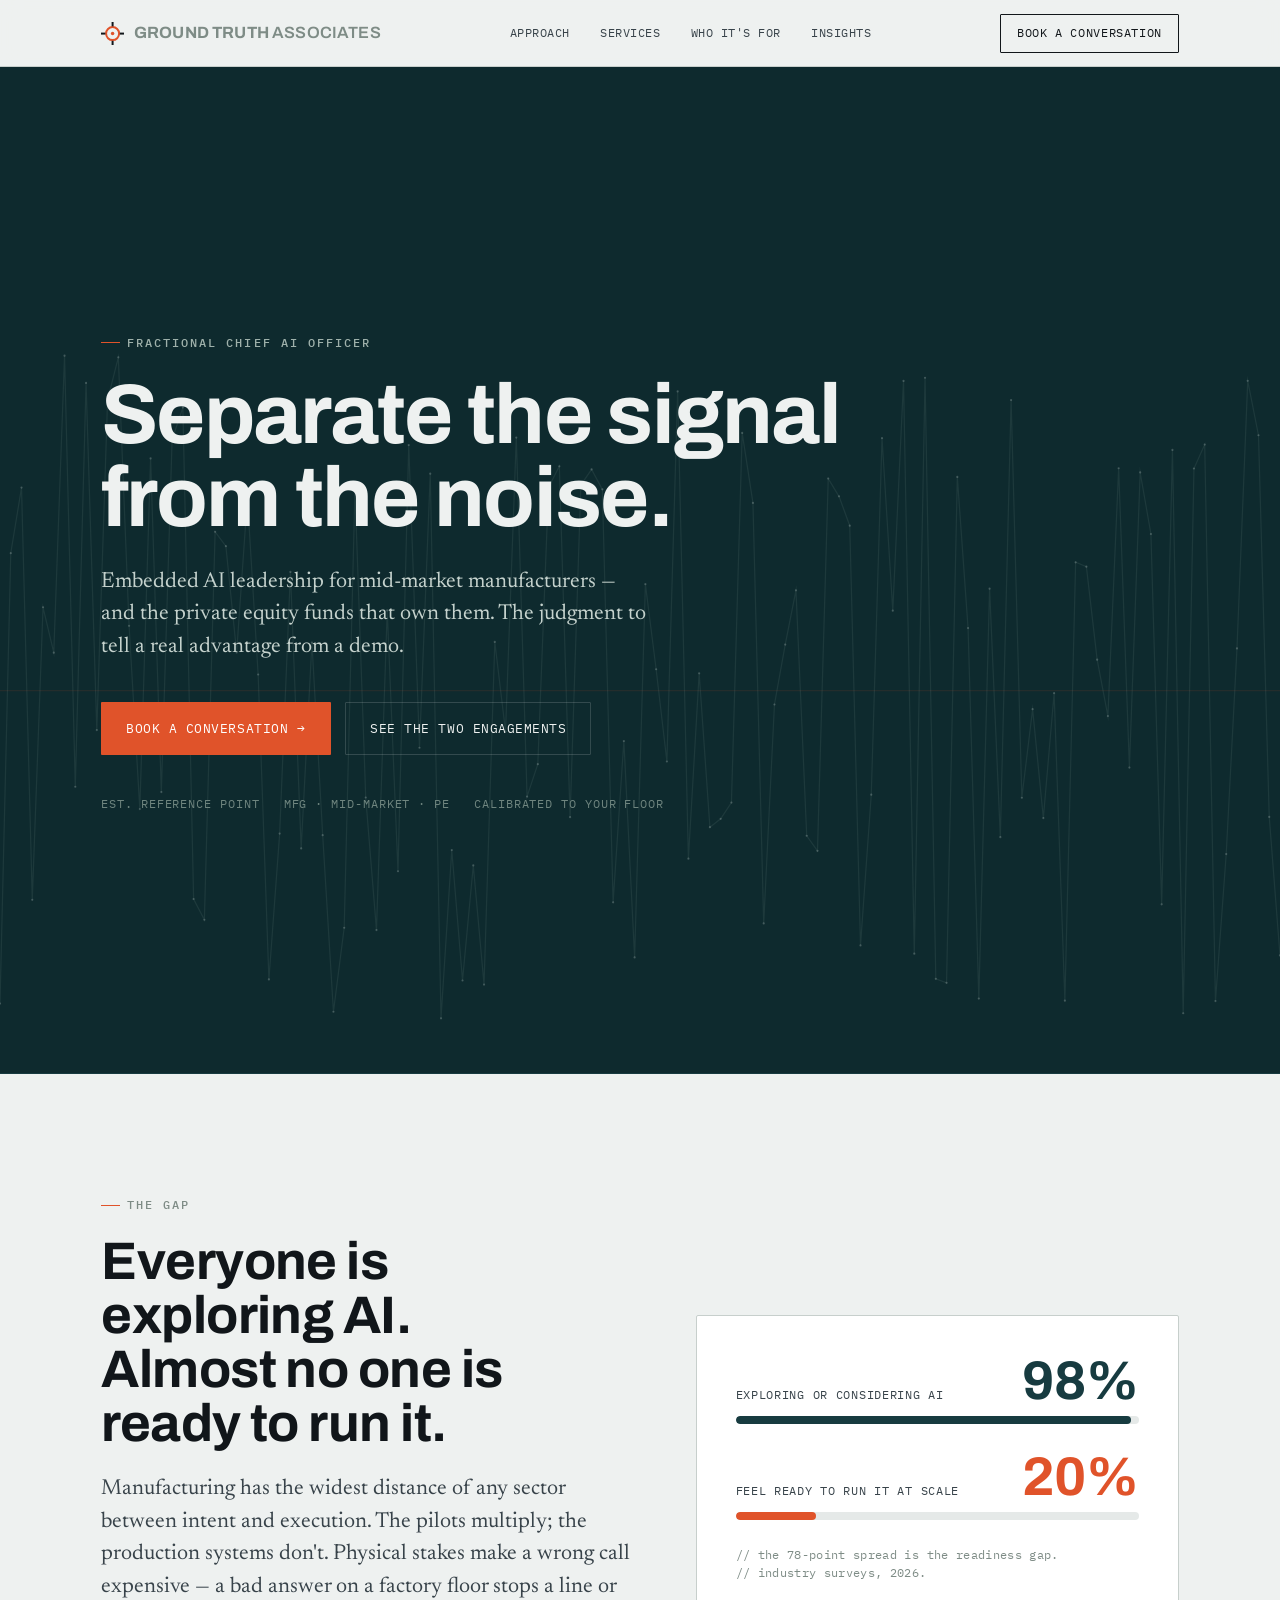
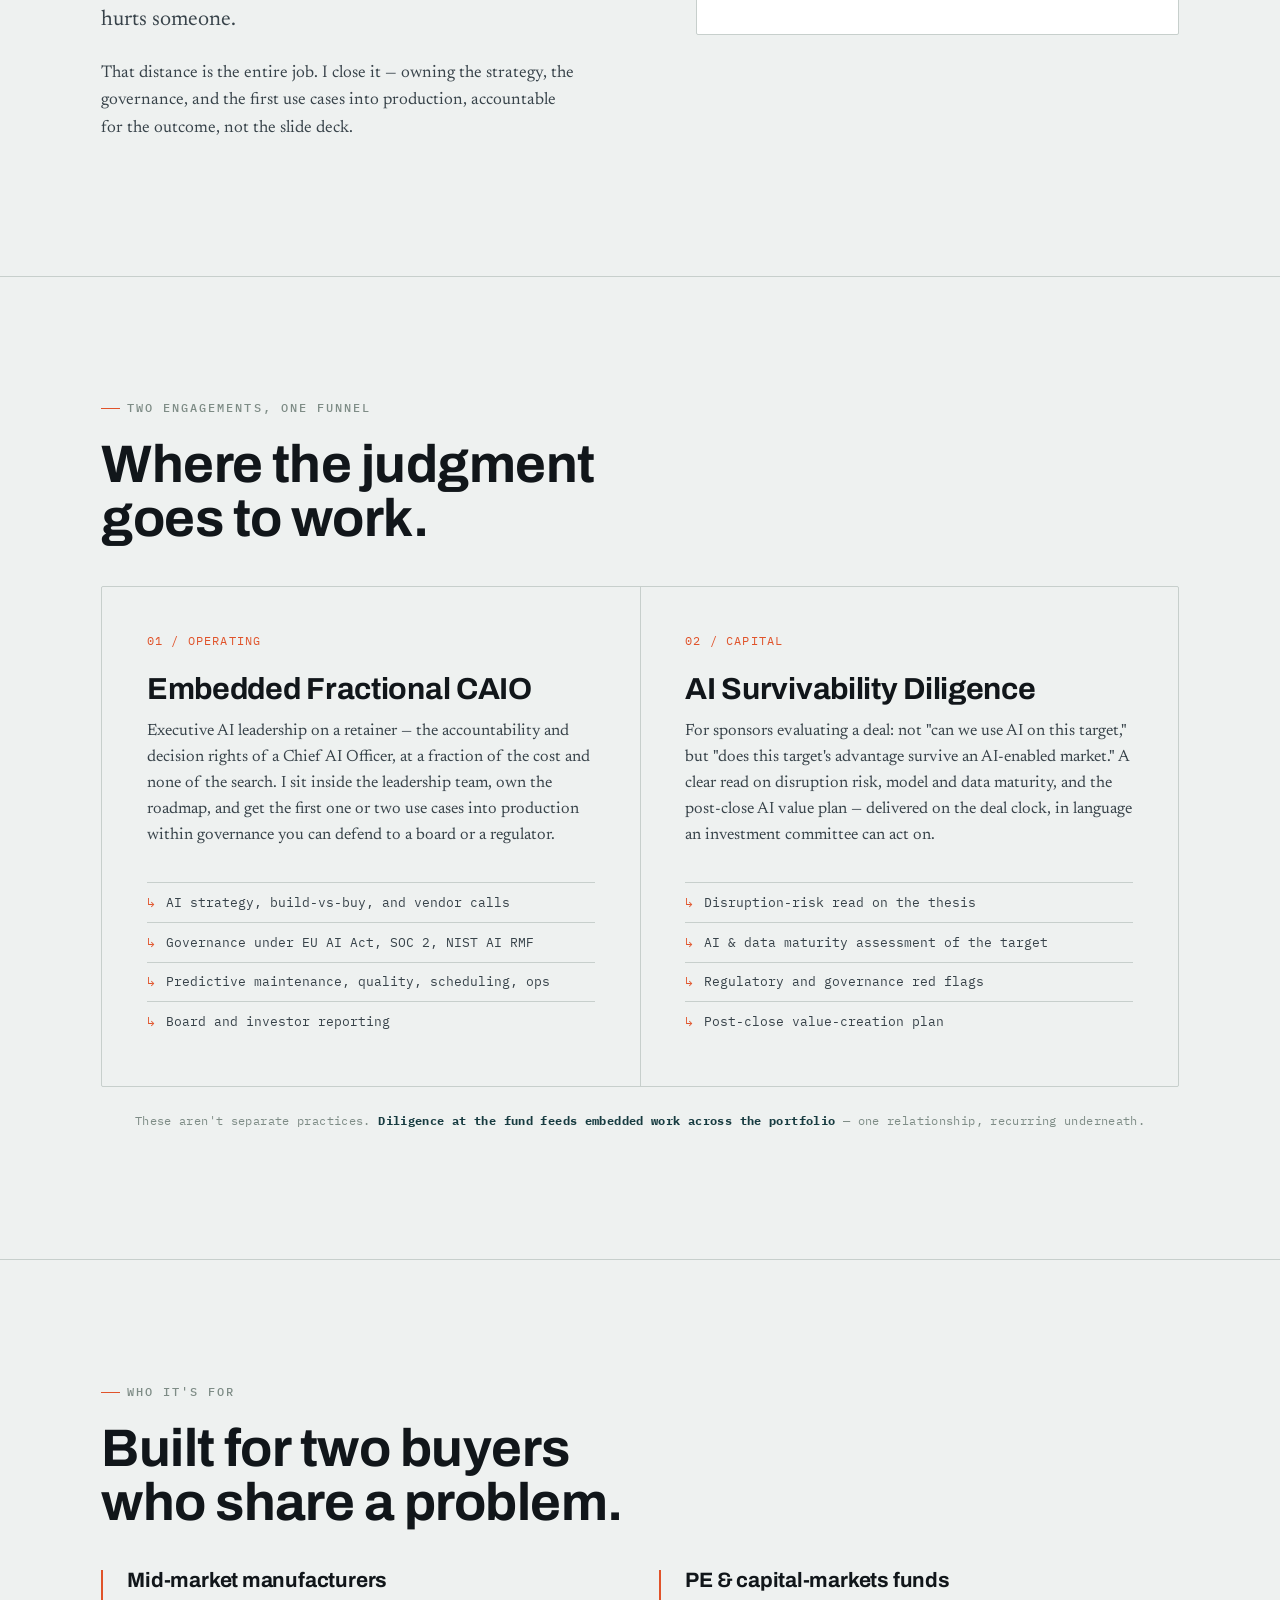
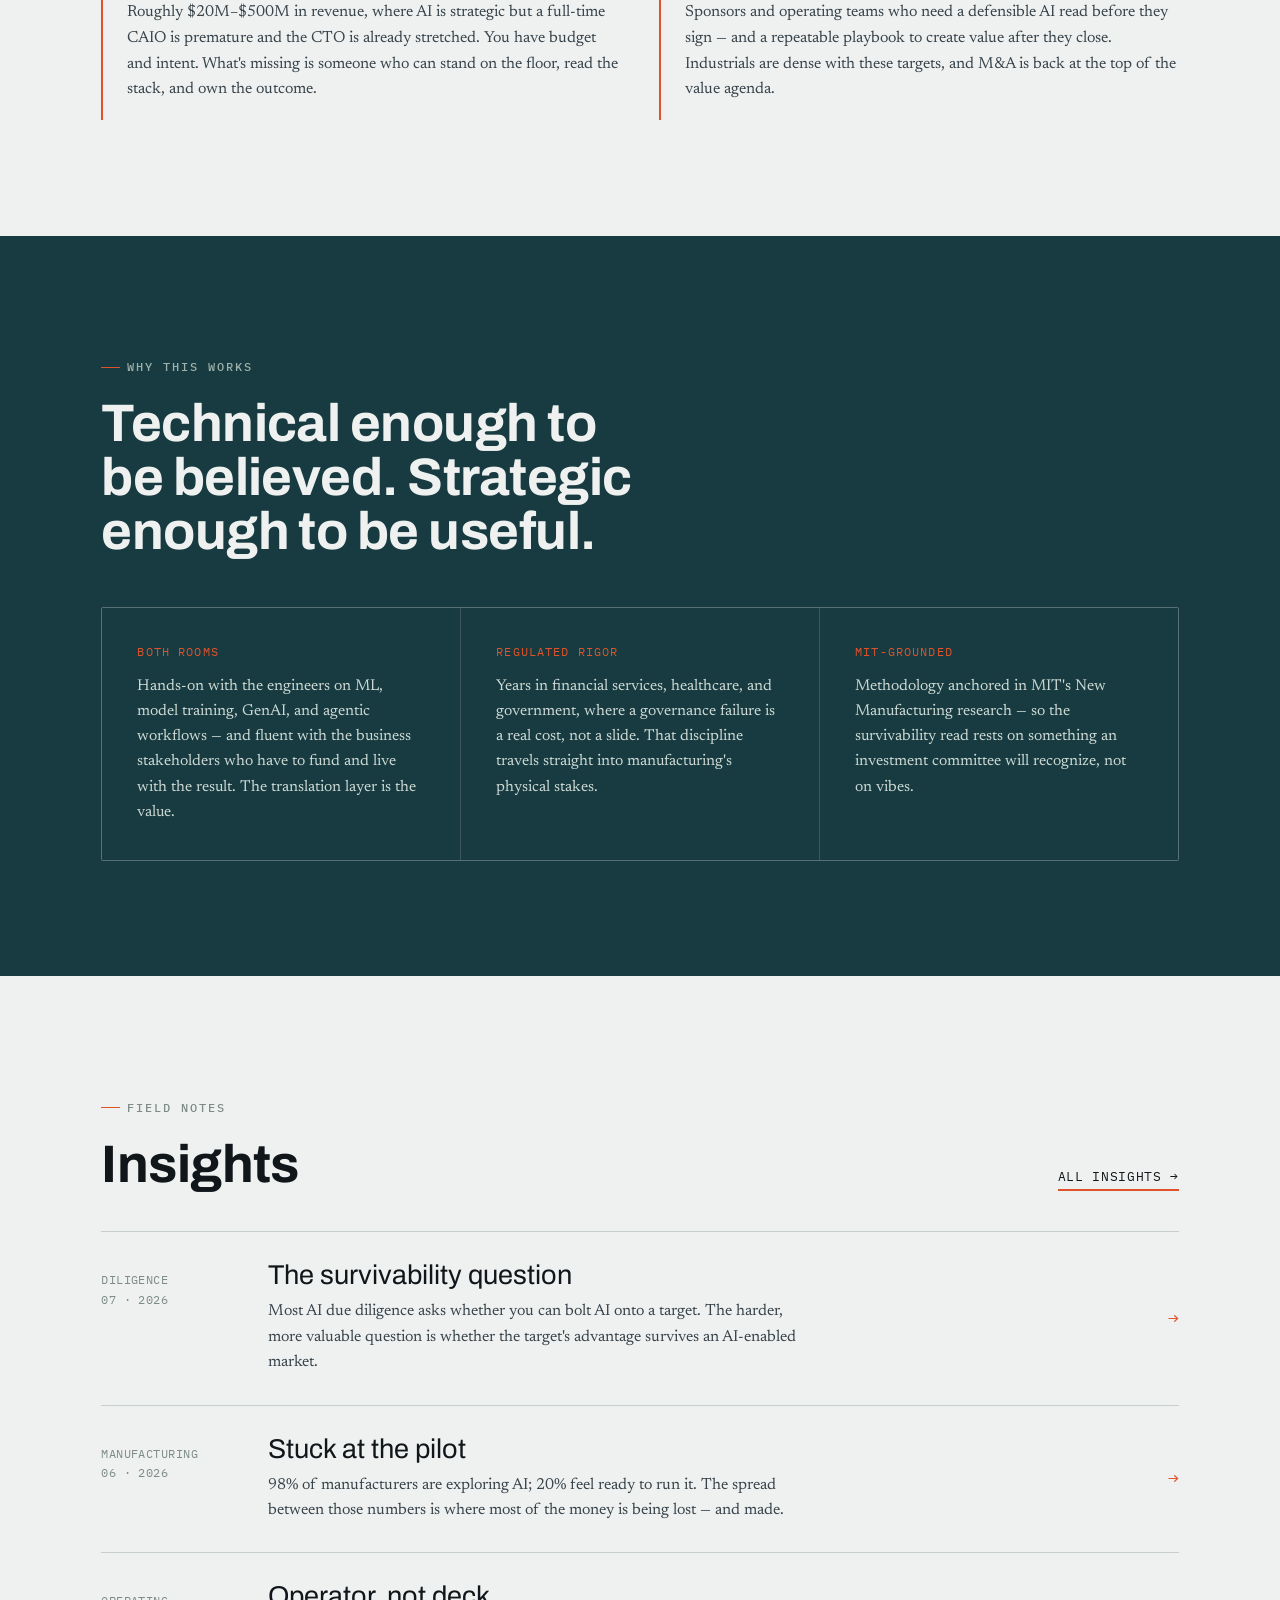
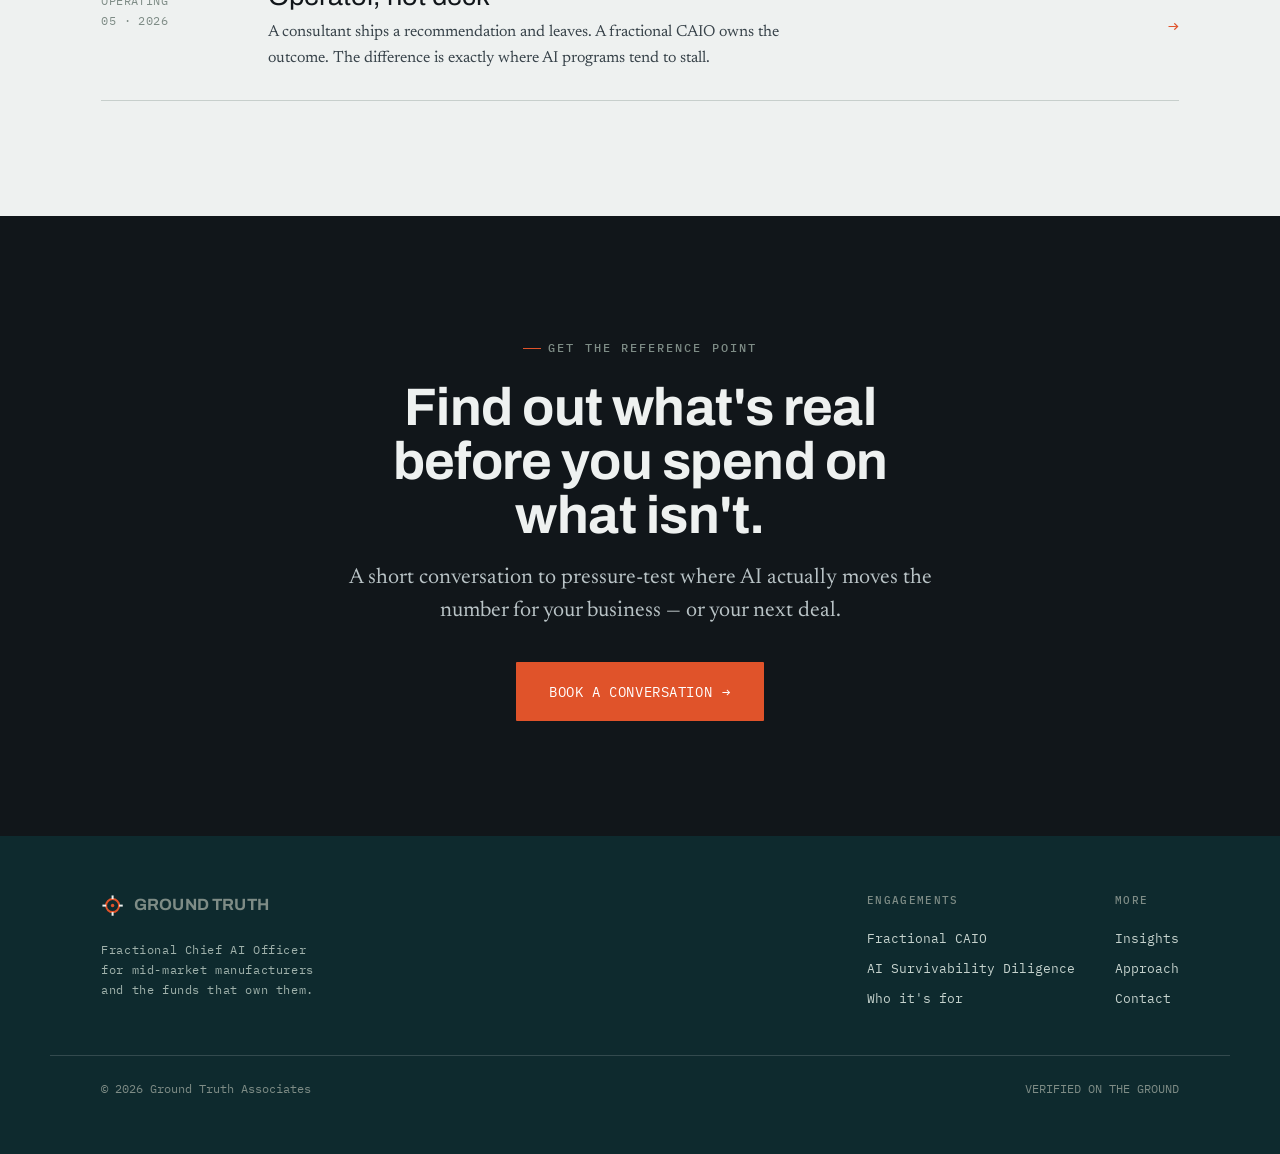
<file: index.html>
<!DOCTYPE html>
<html lang="en">
<head>
<meta charset="UTF-8">
<meta name="viewport" content="width=device-width, initial-scale=1.0">
<title>Ground Truth Associates — Fractional Chief AI Officer for manufacturers</title>
<meta name="description" content="Fractional Chief AI Officer for mid-market manufacturers and the private equity funds that own them. Embedded AI leadership and AI survivability diligence — judgment that cuts through the hype.">
<link rel="canonical" href="https://www.groundtruth.associates/">
<meta property="og:type" content="website">
<meta property="og:site_name" content="Ground Truth Associates">
<meta property="og:url" content="https://www.groundtruth.associates/">
<meta property="og:title" content="Ground Truth Associates — Fractional Chief AI Officer for manufacturers">
<meta property="og:description" content="Fractional Chief AI Officer for mid-market manufacturers and the private equity funds that own them. Embedded AI leadership and AI survivability diligence — judgment that cuts through the hype.">
<meta name="twitter:card" content="summary_large_image">
<meta name="twitter:title" content="Ground Truth Associates — Fractional Chief AI Officer for manufacturers">
<meta name="twitter:description" content="Fractional Chief AI Officer for mid-market manufacturers and the private equity funds that own them. Embedded AI leadership and AI survivability diligence — judgment that cuts through the hype.">

<link rel="preconnect" href="https://fonts.googleapis.com">
<link rel="preconnect" href="https://fonts.gstatic.com" crossorigin>
<link href="https://fonts.googleapis.com/css2?family=Archivo:wght@500;600;700&family=Archivo+Expanded:wght@600;700&family=Newsreader:ital,opsz,wght@0,6..72,400;0,6..72,500;1,6..72,400&family=IBM+Plex+Mono:wght@400;500&display=swap" rel="stylesheet">
<link rel="stylesheet" href="styles.css">
</head>
<body>

<!-- NAV -->
<header class="nav" id="nav">
  <div class="nav__inner">
    <a class="brand" href="index.html" aria-label="Ground Truth Associates home">
      <svg class="benchmark" viewBox="0 0 32 32" fill="none" aria-hidden="true">
        <circle cx="16" cy="16" r="9" stroke="#E0532A" stroke-width="2"/>
        <circle cx="16" cy="16" r="2.4" fill="#E0532A"/>
        <line x1="16" y1="0" x2="16" y2="6" stroke="#11161A" stroke-width="2"/>
        <line x1="16" y1="26" x2="16" y2="32" stroke="#11161A" stroke-width="2"/>
        <line x1="0" y1="16" x2="6" y2="16" stroke="#11161A" stroke-width="2"/>
        <line x1="26" y1="16" x2="32" y2="16" stroke="#11161A" stroke-width="2"/>
      </svg>
      <span><b>GROUND&nbsp;TRUTH</b> <span>ASSOCIATES</span></span>
    </a>
    <nav class="nav__links" aria-label="Primary">
      <a href="#approach">Approach</a>
      <a href="#services">Services</a>
      <a href="#who">Who it's for</a>
      <a href="insights.html">Insights</a>
    </nav>
    <a class="nav__cta" href="#contact">Book a conversation</a>
    <button class="nav__toggle" id="navToggle" aria-label="Toggle menu" aria-expanded="false">
      <svg width="24" height="24" viewBox="0 0 24 24" fill="none" stroke="#11161A" stroke-width="2"><line x1="3" y1="7" x2="21" y2="7"/><line x1="3" y1="12" x2="21" y2="12"/><line x1="3" y1="17" x2="21" y2="17"/></svg>
    </button>
  </div>
</header>

<!-- HERO -->
<section class="hero">
  <canvas class="hero__canvas" id="heroCanvas" aria-hidden="true"></canvas>
  <div class="wrap">
    <span class="eyebrow">Fractional Chief AI Officer</span>
    <h1 class="display-xl">Separate the&nbsp;signal from the&nbsp;noise.</h1>
    <p class="hero__sub">Embedded AI leadership for mid-market manufacturers — and the private equity funds that own them. The judgment to tell a real advantage from a demo.</p>
    <div class="hero__cta">
      <a class="btn btn--signal" href="#contact">Book a conversation <span class="arrow">→</span></a>
      <a class="btn btn--ghost-light" href="#services">See the two engagements</a>
    </div>
    <div class="hero__coords">
      <span>EST. REFERENCE POINT</span>
      <span>MFG · MID-MARKET · PE</span>
      <span>CALIBRATED TO YOUR FLOOR</span>
    </div>
  </div>
</section>

<!-- THE GAP -->
<section id="approach">
  <div class="wrap">
    <div class="gap__grid">
      <div>
        <span class="eyebrow">The gap</span>
        <h2 class="display-l" style="margin-top:1.2rem; max-width:14ch;">Everyone is exploring AI. Almost no one is ready to run it.</h2>
        <p class="lead" style="margin-top:1.4rem;">Manufacturing has the widest distance of any sector between intent and execution. The pilots multiply; the production systems don't. Physical stakes make a wrong call expensive — a bad answer on a factory floor stops a line or hurts someone.</p>
        <p style="color:var(--ink-2); max-width:48ch;">That distance is the entire job. I close it — owning the strategy, the governance, and the first use cases into production, accountable for the outcome, not the slide deck.</p>
      </div>
      <div class="gauge" aria-label="Manufacturing AI readiness, illustrative industry figures">
        <div class="gauge__row">
          <span class="gauge__label">Exploring or considering AI</span>
          <span class="gauge__num gauge__num--datum">98%</span>
        </div>
        <div class="gauge__track"><div class="gauge__fill gauge__fill--wide"></div></div>
        <div class="gauge__row">
          <span class="gauge__label">Feel ready to run it at scale</span>
          <span class="gauge__num gauge__num--signal">20%</span>
        </div>
        <div class="gauge__track"><div class="gauge__fill gauge__fill--narrow"></div></div>
        <p class="gauge__caption">// the 78-point spread is the readiness gap.<br>// industry surveys, 2026.</p>
      </div>
    </div>
  </div>
</section>

<hr class="rule">

<!-- SERVICES -->
<section id="services">
  <div class="wrap">
    <div class="section-head">
      <div>
        <span class="eyebrow">Two engagements, one funnel</span>
        <h2 class="display-l" style="margin-top:1.2rem;">Where the judgment goes to work.</h2>
      </div>
    </div>
    <div class="svc">
      <div class="svc__cell">
        <span class="svc__tag">01 / Operating</span>
        <h3>Embedded Fractional CAIO</h3>
        <p>Executive AI leadership on a retainer — the accountability and decision rights of a Chief AI Officer, at a fraction of the cost and none of the search. I sit inside the leadership team, own the roadmap, and get the first one or two use cases into production within governance you can defend to a board or a regulator.</p>
        <ul class="svc__list">
          <li>AI strategy, build-vs-buy, and vendor calls</li>
          <li>Governance under EU AI Act, SOC 2, NIST AI RMF</li>
          <li>Predictive maintenance, quality, scheduling, ops</li>
          <li>Board and investor reporting</li>
        </ul>
      </div>
      <div class="svc__cell">
        <span class="svc__tag">02 / Capital</span>
        <h3>AI Survivability Diligence</h3>
        <p>For sponsors evaluating a deal: not "can we use AI on this target," but "does this target's advantage survive an AI-enabled market." A clear read on disruption risk, model and data maturity, and the post-close AI value plan — delivered on the deal clock, in language an investment committee can act on.</p>
        <ul class="svc__list">
          <li>Disruption-risk read on the thesis</li>
          <li>AI &amp; data maturity assessment of the target</li>
          <li>Regulatory and governance red flags</li>
          <li>Post-close value-creation plan</li>
        </ul>
      </div>
    </div>
    <p class="funnel-note">These aren't separate practices. <b>Diligence at the fund feeds embedded work across the portfolio</b> — one relationship, recurring underneath.</p>
  </div>
</section>

<hr class="rule">

<!-- WHO -->
<section id="who">
  <div class="wrap">
    <span class="eyebrow">Who it's for</span>
    <h2 class="display-l" style="margin:1.2rem 0 2.5rem; max-width:18ch;">Built for two buyers who share a problem.</h2>
    <div class="aud">
      <div class="aud__card">
        <h3>Mid-market manufacturers</h3>
        <p>Roughly $20M–$500M in revenue, where AI is strategic but a full-time CAIO is premature and the CTO is already stretched. You have budget and intent. What's missing is someone who can stand on the floor, read the stack, and own the outcome.</p>
      </div>
      <div class="aud__card">
        <h3>PE &amp; capital-markets funds</h3>
        <p>Sponsors and operating teams who need a defensible AI read before they sign — and a repeatable playbook to create value after they close. Industrials are dense with these targets, and M&amp;A is back at the top of the value agenda.</p>
      </div>
    </div>
  </div>
</section>

<!-- CREDIBILITY -->
<section class="cred">
  <div class="wrap">
    <span class="eyebrow">Why this works</span>
    <h2 class="display-l" style="margin-top:1.2rem;">Technical enough to be believed. Strategic enough to be useful.</h2>
    <div class="cred__grid">
      <div class="cred__cell">
        <div class="k">Both rooms</div>
        <p>Hands-on with the engineers on ML, model training, GenAI, and agentic workflows — and fluent with the business stakeholders who have to fund and live with the result. The translation layer is the value.</p>
      </div>
      <div class="cred__cell">
        <div class="k">Regulated rigor</div>
        <p>Years in financial services, healthcare, and government, where a governance failure is a real cost, not a slide. That discipline travels straight into manufacturing's physical stakes.</p>
      </div>
      <div class="cred__cell">
        <div class="k">MIT-grounded</div>
        <p>Methodology anchored in MIT's New Manufacturing research — so the survivability read rests on something an investment committee will recognize, not on vibes.</p>
      </div>
    </div>
  </div>
</section>

<!-- INSIGHTS TEASER -->
<section id="insights-teaser">
  <div class="wrap">
    <div class="section-head">
      <div>
        <span class="eyebrow">Field notes</span>
        <h2 class="display-l" style="margin-top:1.2rem;">Insights</h2>
      </div>
      <a class="link" href="insights.html">All insights →</a>
    </div>
    <div class="posts">
      <a class="post-row" href="the-survivability-question.html">
        <div class="post-row__meta">DILIGENCE<br>07 · 2026</div>
        <div>
          <div class="post-row__title">The survivability question</div>
          <div class="post-row__dek">Most AI due diligence asks whether you can bolt AI onto a target. The harder, more valuable question is whether the target's advantage survives an AI-enabled market.</div>
        </div>
        <div class="post-row__arrow">→</div>
      </a>
      <a class="post-row" href="stuck-at-the-pilot.html">
        <div class="post-row__meta">MANUFACTURING<br>06 · 2026</div>
        <div>
          <div class="post-row__title">Stuck at the pilot</div>
          <div class="post-row__dek">98% of manufacturers are exploring AI; 20% feel ready to run it. The spread between those numbers is where most of the money is being lost — and made.</div>
        </div>
        <div class="post-row__arrow">→</div>
      </a>
      <a class="post-row" href="operator-not-deck.html">
        <div class="post-row__meta">OPERATING<br>05 · 2026</div>
        <div>
          <div class="post-row__title">Operator, not deck</div>
          <div class="post-row__dek">A consultant ships a recommendation and leaves. A fractional CAIO owns the outcome. The difference is exactly where AI programs tend to stall.</div>
        </div>
        <div class="post-row__arrow">→</div>
      </a>
    </div>
  </div>
</section>

<!-- CTA -->
<section class="cta-band" id="contact">
  <div class="wrap">
    <span class="eyebrow" style="justify-content:center;">Get the reference point</span>
    <h2 class="display-l" style="margin-top:1.4rem;">Find out what's real before you spend on what isn't.</h2>
    <p class="lead">A short conversation to pressure-test where AI actually moves the number for your business — or your next deal.</p>
    <a class="btn btn--signal" href="mailto:hello@groundtruth.associates">Book a conversation <span class="arrow">→</span></a>
  </div>
</section>

<!-- FOOTER -->
<footer class="foot">
  <div class="foot__inner">
    <div>
      <a class="brand" href="index.html">
        <svg class="benchmark" viewBox="0 0 32 32" fill="none" aria-hidden="true">
          <circle cx="16" cy="16" r="9" stroke="#E0532A" stroke-width="2"/>
          <circle cx="16" cy="16" r="2.4" fill="#E0532A"/>
          <line x1="16" y1="2" x2="16" y2="7" stroke="#EEF1F0" stroke-width="2"/>
          <line x1="16" y1="25" x2="16" y2="30" stroke="#EEF1F0" stroke-width="2"/>
          <line x1="2" y1="16" x2="7" y2="16" stroke="#EEF1F0" stroke-width="2"/>
          <line x1="25" y1="16" x2="30" y2="16" stroke="#EEF1F0" stroke-width="2"/>
        </svg>
        <span><b>GROUND&nbsp;TRUTH</b></span>
      </a>
      <p class="foot__tag">Fractional Chief AI Officer for mid-market manufacturers and the funds that own them.</p>
    </div>
    <div class="foot__links">
      <div class="foot__col">
        <h4>Engagements</h4>
        <a href="#services">Fractional CAIO</a>
        <a href="#services">AI Survivability Diligence</a>
        <a href="#who">Who it's for</a>
      </div>
      <div class="foot__col">
        <h4>More</h4>
        <a href="insights.html">Insights</a>
        <a href="#approach">Approach</a>
        <a href="mailto:hello@groundtruth.associates">Contact</a>
      </div>
    </div>
  </div>
  <div class="foot__base">
    <span>© 2026 Ground Truth Associates</span>
    <span>VERIFIED ON THE GROUND</span>
  </div>
</footer>

<script>
// --- mobile nav ---
(function(){
  var nav = document.getElementById('nav');
  var btn = document.getElementById('navToggle');
  btn.addEventListener('click', function(){
    var open = nav.classList.toggle('open');
    btn.setAttribute('aria-expanded', open ? 'true' : 'false');
  });
  nav.querySelectorAll('.nav__links a').forEach(function(a){
    a.addEventListener('click', function(){ nav.classList.remove('open'); btn.setAttribute('aria-expanded','false'); });
  });
})();

// --- hero signature: noise resolving onto the datum line ---
(function(){
  var canvas = document.getElementById('heroCanvas');
  if(!canvas) return;
  var ctx = canvas.getContext('2d');
  var reduce = window.matchMedia('(prefers-reduced-motion: reduce)').matches;
  var w, h, dpr, pts, baseY, start;
  var N = 120;

  function size(){
    dpr = Math.min(window.devicePixelRatio || 1, 2);
    w = canvas.clientWidth; h = canvas.clientHeight;
    canvas.width = w * dpr; canvas.height = h * dpr;
    ctx.setTransform(dpr,0,0,dpr,0,0);
    baseY = h * 0.62;
    build();
  }
  function build(){
    pts = [];
    for(var i=0;i<N;i++){
      var x = (i/(N-1)) * w;
      pts.push({
        x: x,
        y0: baseY + (Math.random()*2-1) * (h*0.34),  // scattered noise
        y1: baseY + Math.sin(i*0.18)*6,               // settled near baseline
      });
    }
  }
  function ease(t){ return 1 - Math.pow(1-t, 3); }

  function draw(now){
    if(!start) start = now;
    var t = reduce ? 1 : Math.min((now - start)/1800, 1);
    var k = ease(t);
    ctx.clearRect(0,0,w,h);

    // datum baseline
    ctx.strokeStyle = 'rgba(224,83,42,'+(0.15 + 0.5*k)+')';
    ctx.lineWidth = 1;
    ctx.beginPath(); ctx.moveTo(0, baseY); ctx.lineTo(w, baseY); ctx.stroke();

    // resolved signal line
    ctx.strokeStyle = 'rgba(159,177,171,'+(0.12 + 0.25*k)+')';
    ctx.lineWidth = 1.25;
    ctx.beginPath();
    for(var i=0;i<N;i++){
      var p = pts[i];
      var y = p.y0 + (p.y1 - p.y0)*k;
      if(i===0) ctx.moveTo(p.x, y); else ctx.lineTo(p.x, y);
    }
    ctx.stroke();

    // points
    for(var j=0;j<N;j++){
      var q = pts[j];
      var yy = q.y0 + (q.y1 - q.y0)*k;
      var settled = Math.abs(q.y1 - yy) < 4;
      ctx.fillStyle = settled ? 'rgba(224,83,42,0.55)' : 'rgba(197,210,205,0.30)';
      ctx.beginPath(); ctx.arc(q.x, yy, settled?1.4:1.1, 0, Math.PI*2); ctx.fill();
    }

    if(t < 1) requestAnimationFrame(draw);
  }

  size();
  window.addEventListener('resize', function(){ start=null; size(); requestAnimationFrame(draw); });
  requestAnimationFrame(draw);
})();
</script>
</body>
</html>
</file>
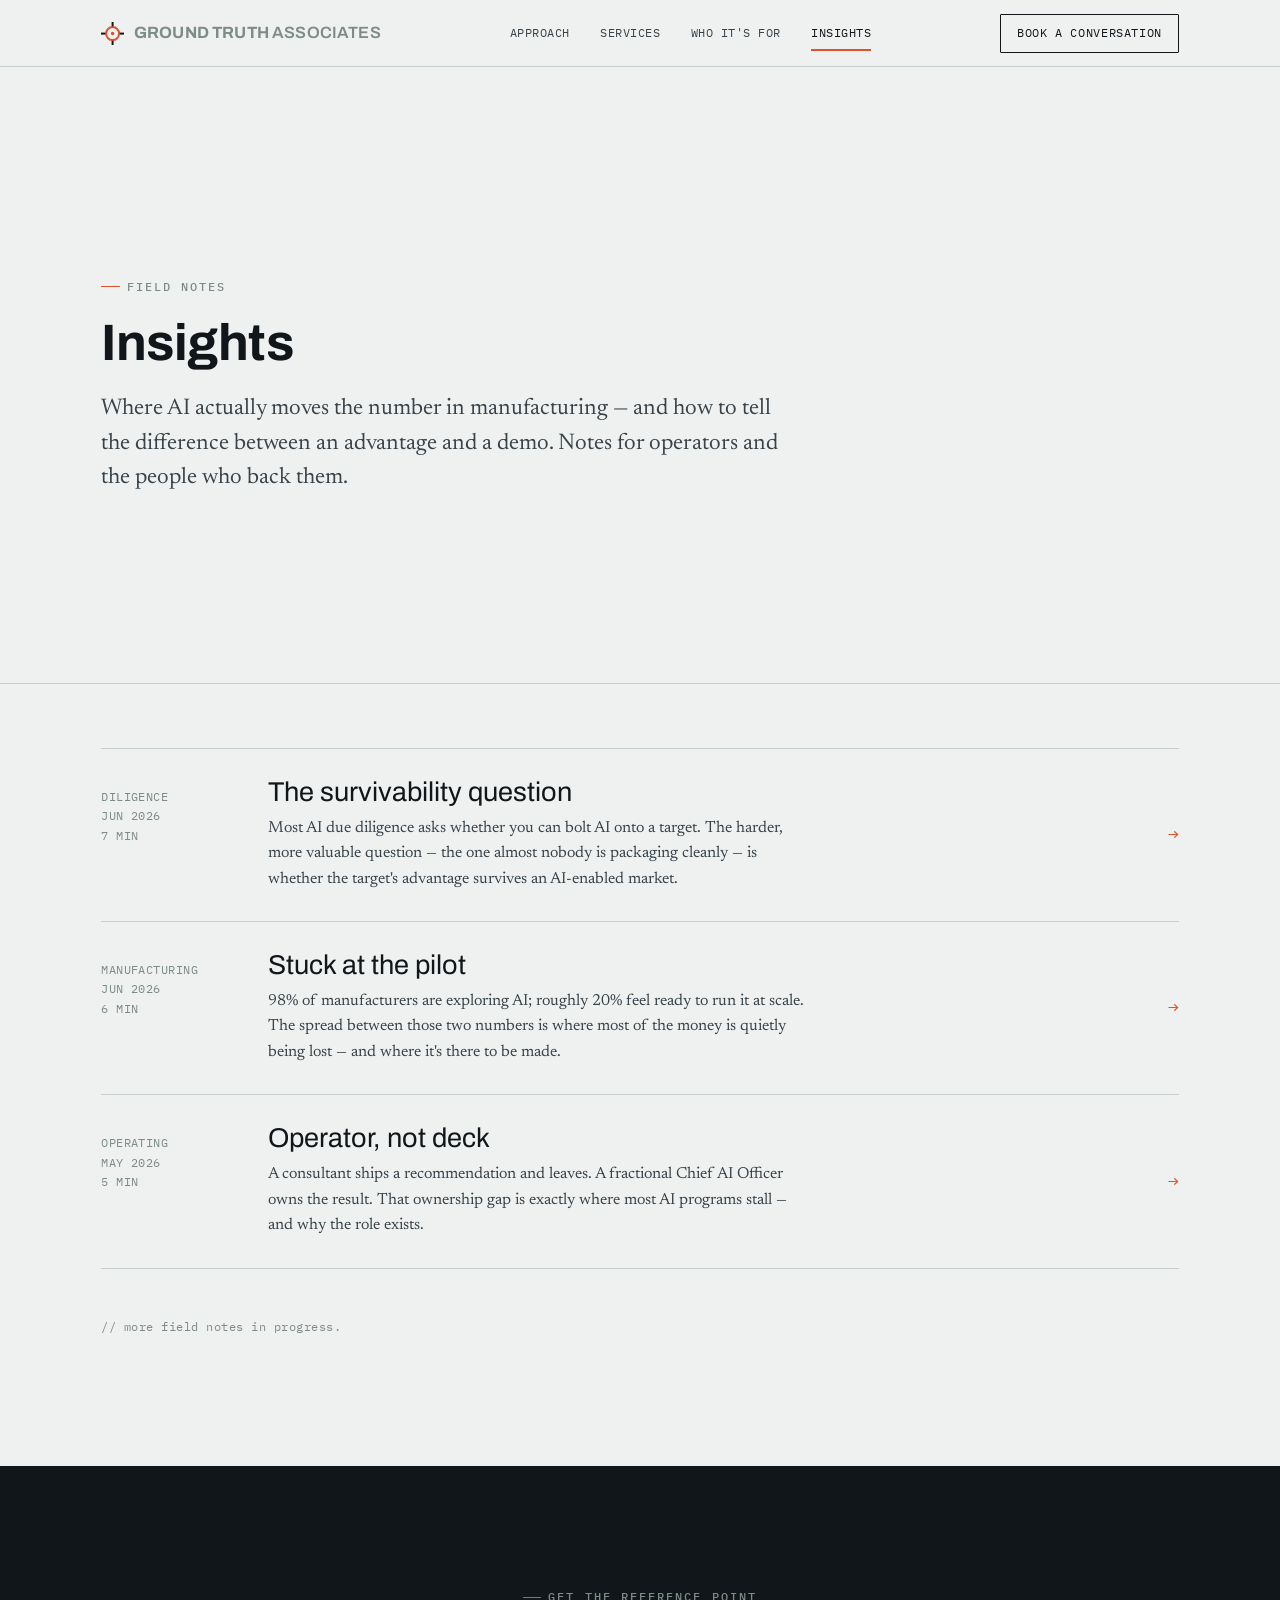
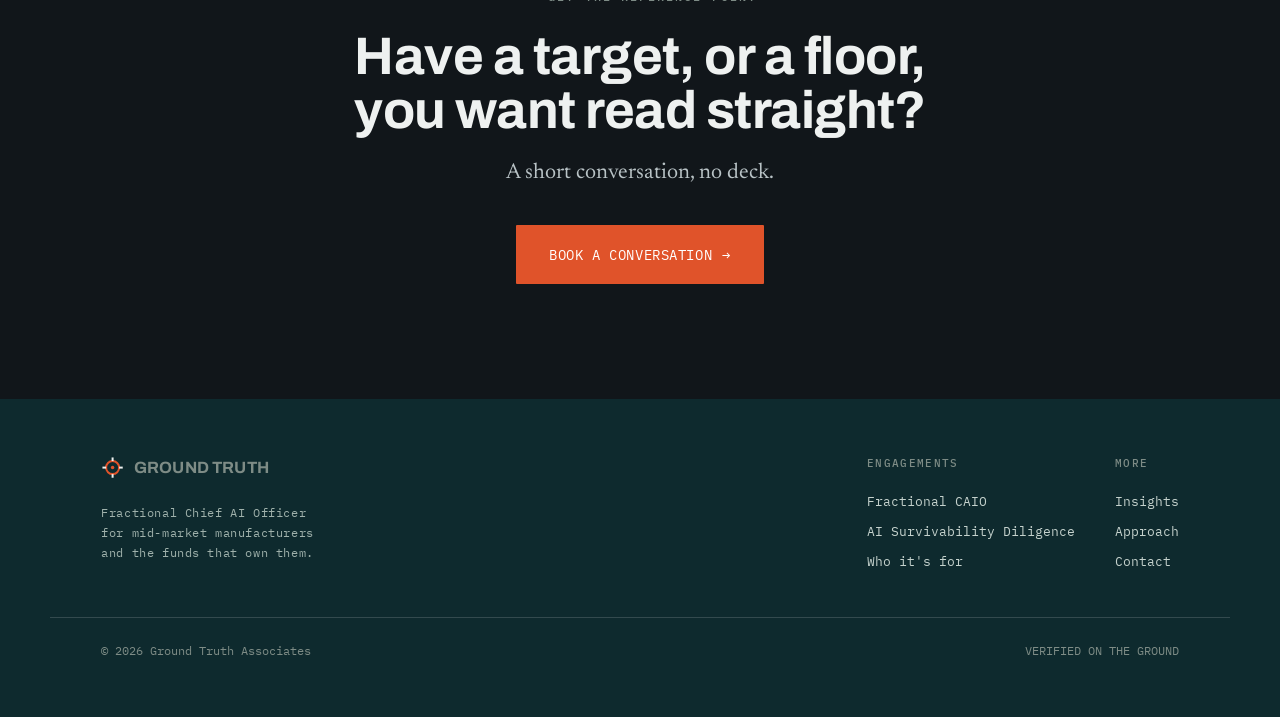
<file: insights.html>
<!DOCTYPE html>
<html lang="en">
<head>
<meta charset="UTF-8">
<meta name="viewport" content="width=device-width, initial-scale=1.0">
<title>Insights — Ground Truth Associates</title>
<meta name="description" content="Field notes on AI in manufacturing, AI survivability diligence, and embedded AI leadership — from Ground Truth Associates.">
<link rel="canonical" href="https://www.groundtruth.associates/insights.html">
<meta property="og:type" content="website">
<meta property="og:site_name" content="Ground Truth Associates">
<meta property="og:url" content="https://www.groundtruth.associates/insights.html">
<meta property="og:title" content="Insights — Ground Truth Associates">
<meta property="og:description" content="Field notes on AI in manufacturing, AI survivability diligence, and embedded AI leadership — from Ground Truth Associates.">
<meta name="twitter:card" content="summary_large_image">
<meta name="twitter:title" content="Insights — Ground Truth Associates">
<meta name="twitter:description" content="Field notes on AI in manufacturing, AI survivability diligence, and embedded AI leadership — from Ground Truth Associates.">

<link rel="preconnect" href="https://fonts.googleapis.com">
<link rel="preconnect" href="https://fonts.gstatic.com" crossorigin>
<link href="https://fonts.googleapis.com/css2?family=Archivo:wght@500;600;700&family=Archivo+Expanded:wght@600;700&family=Newsreader:ital,opsz,wght@0,6..72,400;0,6..72,500;1,6..72,400&family=IBM+Plex+Mono:wght@400;500&display=swap" rel="stylesheet">
<link rel="stylesheet" href="styles.css">
</head>
<body>

<header class="nav" id="nav">
  <div class="nav__inner">
    <a class="brand" href="index.html" aria-label="Ground Truth Associates home">
      <svg class="benchmark" viewBox="0 0 32 32" fill="none" aria-hidden="true">
        <circle cx="16" cy="16" r="9" stroke="#E0532A" stroke-width="2"/>
        <circle cx="16" cy="16" r="2.4" fill="#E0532A"/>
        <line x1="16" y1="0" x2="16" y2="6" stroke="#11161A" stroke-width="2"/>
        <line x1="16" y1="26" x2="16" y2="32" stroke="#11161A" stroke-width="2"/>
        <line x1="0" y1="16" x2="6" y2="16" stroke="#11161A" stroke-width="2"/>
        <line x1="26" y1="16" x2="32" y2="16" stroke="#11161A" stroke-width="2"/>
      </svg>
      <span><b>GROUND&nbsp;TRUTH</b> <span>ASSOCIATES</span></span>
    </a>
    <nav class="nav__links" aria-label="Primary">
      <a href="index.html#approach">Approach</a>
      <a href="index.html#services">Services</a>
      <a href="index.html#who">Who it's for</a>
      <a href="insights.html" aria-current="page">Insights</a>
    </nav>
    <a class="nav__cta" href="index.html#contact">Book a conversation</a>
    <button class="nav__toggle" id="navToggle" aria-label="Toggle menu" aria-expanded="false">
      <svg width="24" height="24" viewBox="0 0 24 24" fill="none" stroke="#11161A" stroke-width="2"><line x1="3" y1="7" x2="21" y2="7"/><line x1="3" y1="12" x2="21" y2="12"/><line x1="3" y1="17" x2="21" y2="17"/></svg>
    </button>
  </div>
</header>

<section class="article-head">
  <div class="wrap" style="max-width:var(--maxw);">
    <span class="eyebrow">Field notes</span>
    <h1 class="display-l" style="margin:1.2rem 0 0;">Insights</h1>
    <p class="dek" style="max-width:54ch;">Where AI actually moves the number in manufacturing — and how to tell the difference between an advantage and a demo. Notes for operators and the people who back them.</p>
  </div>
</section>

<section style="padding-block: clamp(2rem,5vw,4rem) clamp(4rem,9vw,8rem);">
  <div class="wrap">
    <div class="posts">

      <a class="post-row" href="the-survivability-question.html">
        <div class="post-row__meta">DILIGENCE<br>JUN 2026<br>7 MIN</div>
        <div>
          <div class="post-row__title">The survivability question</div>
          <div class="post-row__dek">Most AI due diligence asks whether you can bolt AI onto a target. The harder, more valuable question — the one almost nobody is packaging cleanly — is whether the target's advantage survives an AI-enabled market.</div>
        </div>
        <div class="post-row__arrow">→</div>
      </a>

      <a class="post-row" href="stuck-at-the-pilot.html">
        <div class="post-row__meta">MANUFACTURING<br>JUN 2026<br>6 MIN</div>
        <div>
          <div class="post-row__title">Stuck at the pilot</div>
          <div class="post-row__dek">98% of manufacturers are exploring AI; roughly 20% feel ready to run it at scale. The spread between those two numbers is where most of the money is quietly being lost — and where it's there to be made.</div>
        </div>
        <div class="post-row__arrow">→</div>
      </a>

      <a class="post-row" href="operator-not-deck.html">
        <div class="post-row__meta">OPERATING<br>MAY 2026<br>5 MIN</div>
        <div>
          <div class="post-row__title">Operator, not deck</div>
          <div class="post-row__dek">A consultant ships a recommendation and leaves. A fractional Chief AI Officer owns the result. That ownership gap is exactly where most AI programs stall — and why the role exists.</div>
        </div>
        <div class="post-row__arrow">→</div>
      </a>

    </div>

    <p style="font-family:var(--mono); font-size:0.78rem; color:var(--sage); margin-top:3rem; letter-spacing:0.04em;">// more field notes in progress.</p>
  </div>
</section>

<section class="cta-band">
  <div class="wrap">
    <span class="eyebrow" style="justify-content:center;">Get the reference point</span>
    <h2 class="display-l" style="margin-top:1.4rem;">Have a target, or a floor, you want read straight?</h2>
    <p class="lead">A short conversation, no deck.</p>
    <a class="btn btn--signal" href="index.html#contact">Book a conversation <span class="arrow">→</span></a>
  </div>
</section>

<footer class="foot">
  <div class="foot__inner">
    <div>
      <a class="brand" href="index.html">
        <svg class="benchmark" viewBox="0 0 32 32" fill="none" aria-hidden="true">
          <circle cx="16" cy="16" r="9" stroke="#E0532A" stroke-width="2"/>
          <circle cx="16" cy="16" r="2.4" fill="#E0532A"/>
          <line x1="16" y1="2" x2="16" y2="7" stroke="#EEF1F0" stroke-width="2"/>
          <line x1="16" y1="25" x2="16" y2="30" stroke="#EEF1F0" stroke-width="2"/>
          <line x1="2" y1="16" x2="7" y2="16" stroke="#EEF1F0" stroke-width="2"/>
          <line x1="25" y1="16" x2="30" y2="16" stroke="#EEF1F0" stroke-width="2"/>
        </svg>
        <span><b>GROUND&nbsp;TRUTH</b></span>
      </a>
      <p class="foot__tag">Fractional Chief AI Officer for mid-market manufacturers and the funds that own them.</p>
    </div>
    <div class="foot__links">
      <div class="foot__col">
        <h4>Engagements</h4>
        <a href="index.html#services">Fractional CAIO</a>
        <a href="index.html#services">AI Survivability Diligence</a>
        <a href="index.html#who">Who it's for</a>
      </div>
      <div class="foot__col">
        <h4>More</h4>
        <a href="insights.html">Insights</a>
        <a href="index.html#approach">Approach</a>
        <a href="mailto:hello@groundtruth.associates">Contact</a>
      </div>
    </div>
  </div>
  <div class="foot__base">
    <span>© 2026 Ground Truth Associates</span>
    <span>VERIFIED ON THE GROUND</span>
  </div>
</footer>

<script>
(function(){
  var nav = document.getElementById('nav');
  var btn = document.getElementById('navToggle');
  btn.addEventListener('click', function(){
    var open = nav.classList.toggle('open');
    btn.setAttribute('aria-expanded', open ? 'true' : 'false');
  });
})();
</script>
</body>
</html>
</file>
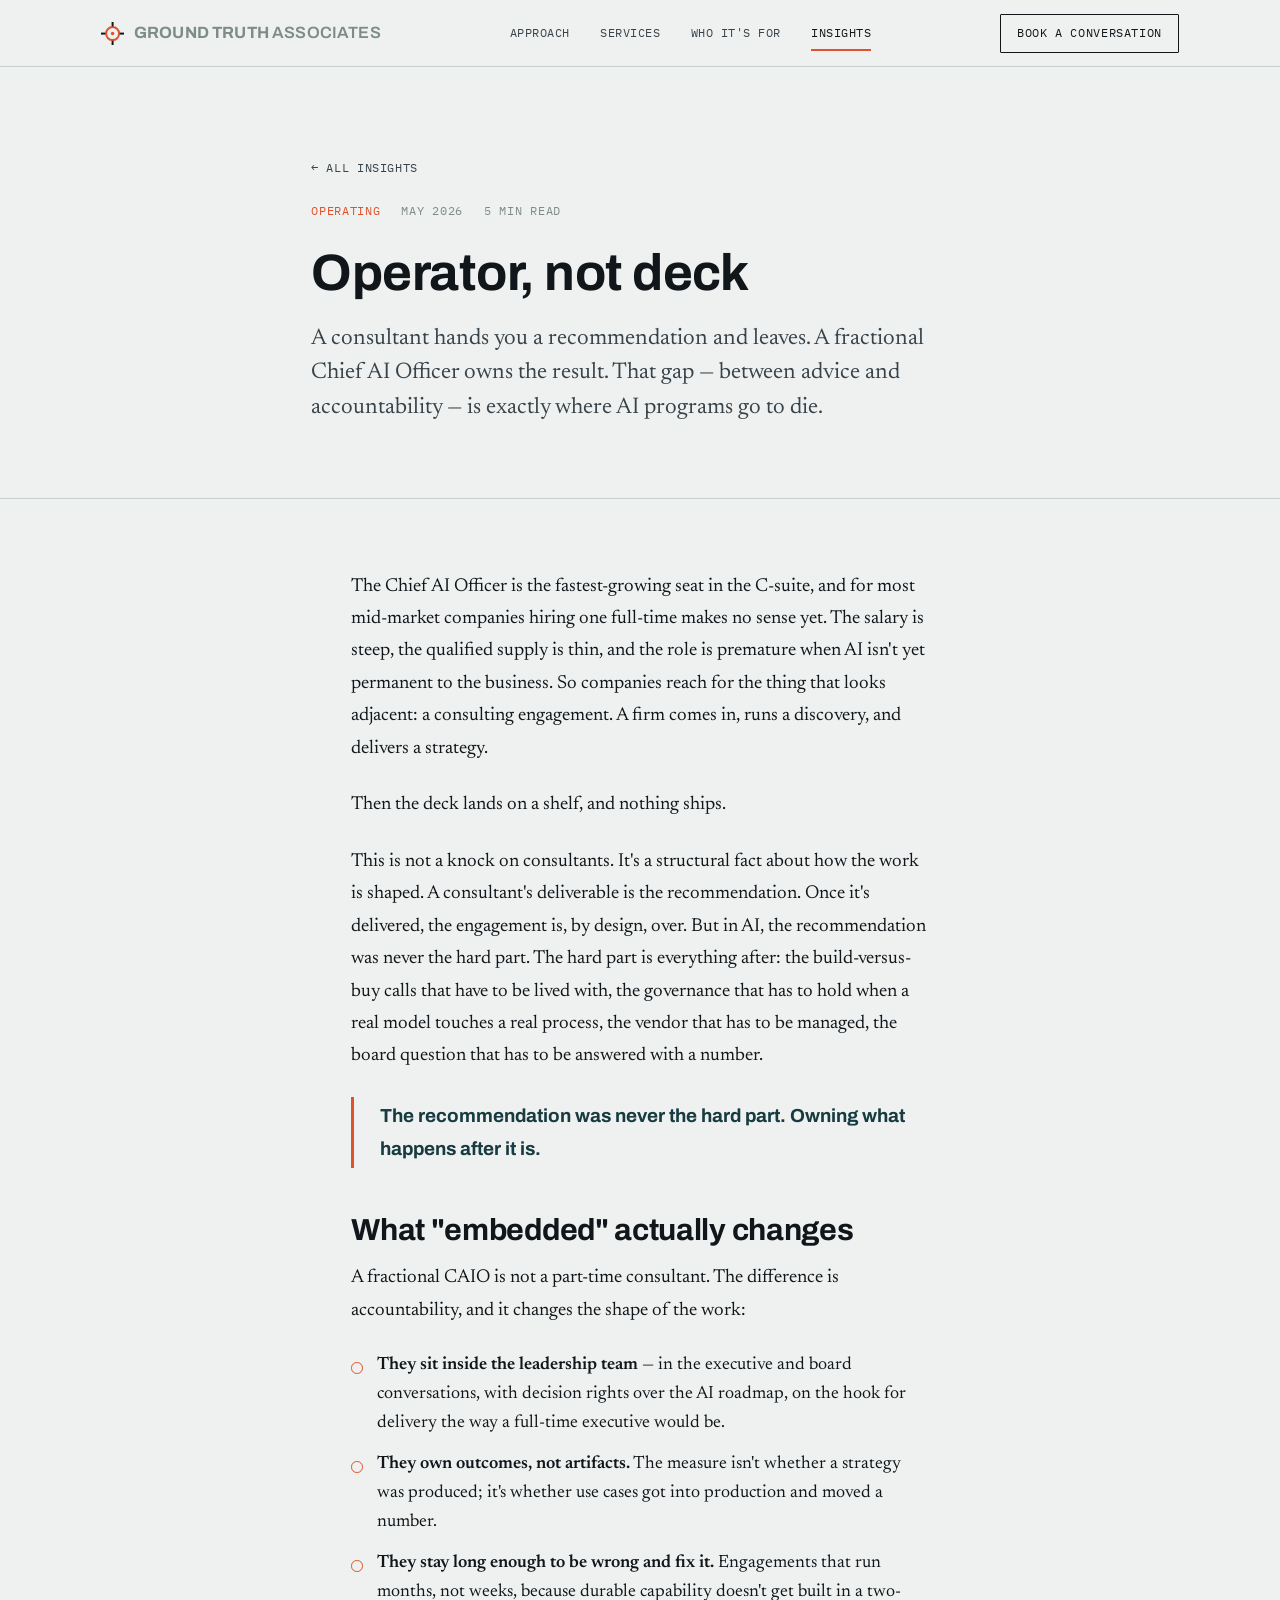
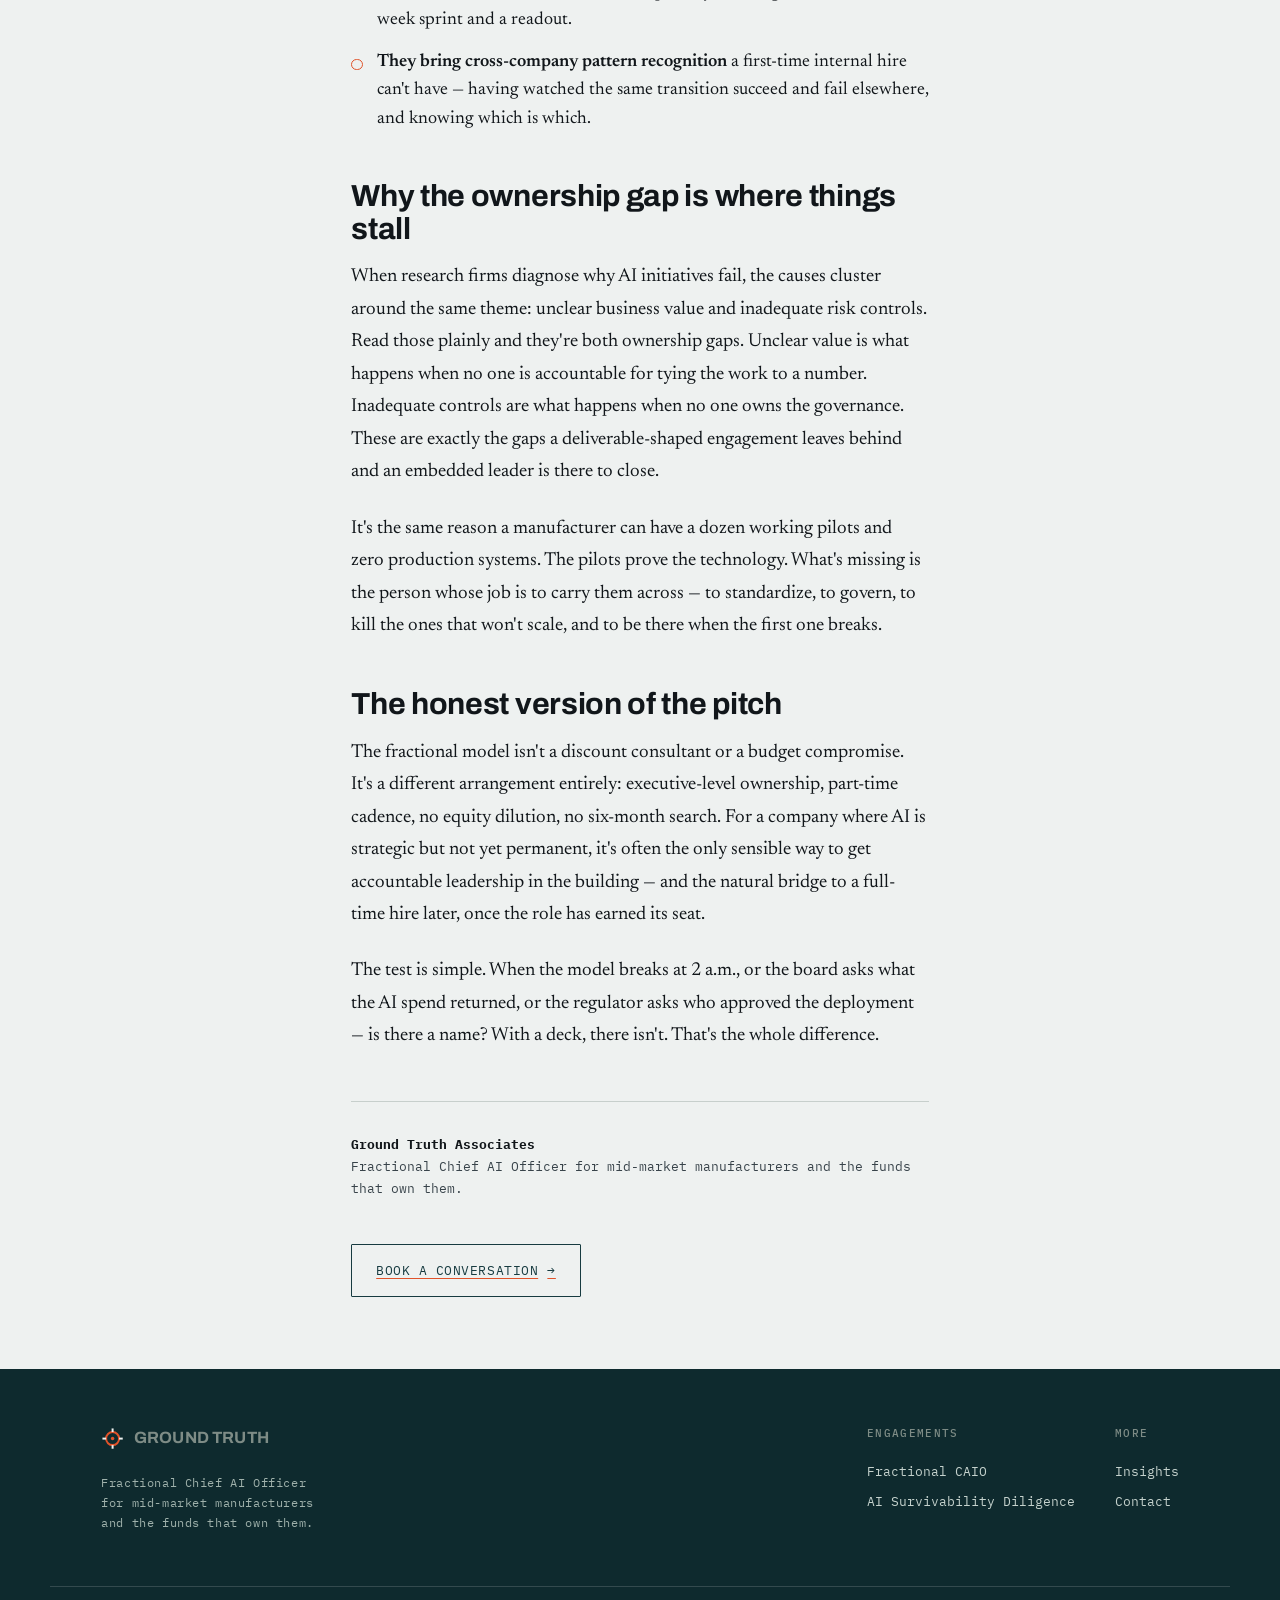
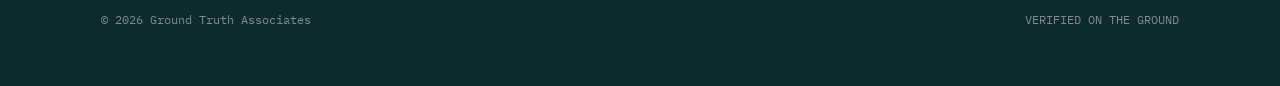
<file: operator-not-deck.html>
<!DOCTYPE html>
<html lang="en">
<head>
<meta charset="UTF-8">
<meta name="viewport" content="width=device-width, initial-scale=1.0">
<title>Operator, not deck — Ground Truth Associates</title>
<meta name="description" content="A consultant ships a recommendation and leaves. A fractional Chief AI Officer owns the outcome. The difference is where AI programs stall.">
<link rel="canonical" href="https://www.groundtruth.associates/operator-not-deck.html">
<meta property="og:type" content="website">
<meta property="og:site_name" content="Ground Truth Associates">
<meta property="og:url" content="https://www.groundtruth.associates/operator-not-deck.html">
<meta property="og:title" content="Operator, not deck — Ground Truth Associates">
<meta property="og:description" content="A consultant ships a recommendation and leaves. A fractional Chief AI Officer owns the outcome. The difference is where AI programs stall.">
<meta name="twitter:card" content="summary_large_image">
<meta name="twitter:title" content="Operator, not deck — Ground Truth Associates">
<meta name="twitter:description" content="A consultant ships a recommendation and leaves. A fractional Chief AI Officer owns the outcome. The difference is where AI programs stall.">

<link rel="preconnect" href="https://fonts.googleapis.com">
<link rel="preconnect" href="https://fonts.gstatic.com" crossorigin>
<link href="https://fonts.googleapis.com/css2?family=Archivo:wght@500;600;700&family=Archivo+Expanded:wght@600;700&family=Newsreader:ital,opsz,wght@0,6..72,400;0,6..72,500;1,6..72,400&family=IBM+Plex+Mono:wght@400;500&display=swap" rel="stylesheet">
<link rel="stylesheet" href="styles.css">
</head>
<body>

<header class="nav" id="nav">
  <div class="nav__inner">
    <a class="brand" href="index.html" aria-label="Ground Truth Associates home">
      <svg class="benchmark" viewBox="0 0 32 32" fill="none" aria-hidden="true">
        <circle cx="16" cy="16" r="9" stroke="#E0532A" stroke-width="2"/><circle cx="16" cy="16" r="2.4" fill="#E0532A"/>
        <line x1="16" y1="0" x2="16" y2="6" stroke="#11161A" stroke-width="2"/><line x1="16" y1="26" x2="16" y2="32" stroke="#11161A" stroke-width="2"/>
        <line x1="0" y1="16" x2="6" y2="16" stroke="#11161A" stroke-width="2"/><line x1="26" y1="16" x2="32" y2="16" stroke="#11161A" stroke-width="2"/>
      </svg>
      <span><b>GROUND&nbsp;TRUTH</b> <span>ASSOCIATES</span></span>
    </a>
    <nav class="nav__links" aria-label="Primary">
      <a href="index.html#approach">Approach</a>
      <a href="index.html#services">Services</a>
      <a href="index.html#who">Who it's for</a>
      <a href="insights.html" aria-current="page">Insights</a>
    </nav>
    <a class="nav__cta" href="index.html#contact">Book a conversation</a>
    <button class="nav__toggle" id="navToggle" aria-label="Toggle menu" aria-expanded="false">
      <svg width="24" height="24" viewBox="0 0 24 24" fill="none" stroke="#11161A" stroke-width="2"><line x1="3" y1="7" x2="21" y2="7"/><line x1="3" y1="12" x2="21" y2="12"/><line x1="3" y1="17" x2="21" y2="17"/></svg>
    </button>
  </div>
</header>

<article>
  <header class="article-head">
    <div class="wrap">
      <a class="back-link" href="insights.html">← All insights</a>
      <div class="article-meta"><span class="cat">Operating</span><span>May 2026</span><span>5 min read</span></div>
      <h1>Operator, not deck</h1>
      <p class="dek">A consultant hands you a recommendation and leaves. A fractional Chief AI Officer owns the result. That gap — between advice and accountability — is exactly where AI programs go to die.</p>
    </div>
  </header>

  <div class="article-body">
    <p>The Chief AI Officer is the fastest-growing seat in the C-suite, and for most mid-market companies hiring one full-time makes no sense yet. The salary is steep, the qualified supply is thin, and the role is premature when AI isn't yet permanent to the business. So companies reach for the thing that looks adjacent: a consulting engagement. A firm comes in, runs a discovery, and delivers a strategy.</p>

    <p>Then the deck lands on a shelf, and nothing ships.</p>

    <p>This is not a knock on consultants. It's a structural fact about how the work is shaped. A consultant's deliverable is the recommendation. Once it's delivered, the engagement is, by design, over. But in AI, the recommendation was never the hard part. The hard part is everything after: the build-versus-buy calls that have to be lived with, the governance that has to hold when a real model touches a real process, the vendor that has to be managed, the board question that has to be answered with a number.</p>

    <p class="pull">The recommendation was never the hard part. Owning what happens after it is.</p>

    <h2>What "embedded" actually changes</h2>

    <p>A fractional CAIO is not a part-time consultant. The difference is accountability, and it changes the shape of the work:</p>

    <ul>
      <li><strong>They sit inside the leadership team</strong> — in the executive and board conversations, with decision rights over the AI roadmap, on the hook for delivery the way a full-time executive would be.</li>
      <li><strong>They own outcomes, not artifacts.</strong> The measure isn't whether a strategy was produced; it's whether use cases got into production and moved a number.</li>
      <li><strong>They stay long enough to be wrong and fix it.</strong> Engagements that run months, not weeks, because durable capability doesn't get built in a two-week sprint and a readout.</li>
      <li><strong>They bring cross-company pattern recognition</strong> a first-time internal hire can't have — having watched the same transition succeed and fail elsewhere, and knowing which is which.</li>
    </ul>

    <h2>Why the ownership gap is where things stall</h2>

    <p>When research firms diagnose why AI initiatives fail, the causes cluster around the same theme: unclear business value and inadequate risk controls. Read those plainly and they're both ownership gaps. Unclear value is what happens when no one is accountable for tying the work to a number. Inadequate controls are what happens when no one owns the governance. These are exactly the gaps a deliverable-shaped engagement leaves behind and an embedded leader is there to close.</p>

    <p>It's the same reason a manufacturer can have a dozen working pilots and zero production systems. The pilots prove the technology. What's missing is the person whose job is to carry them across — to standardize, to govern, to kill the ones that won't scale, and to be there when the first one breaks.</p>

    <h2>The honest version of the pitch</h2>

    <p>The fractional model isn't a discount consultant or a budget compromise. It's a different arrangement entirely: executive-level ownership, part-time cadence, no equity dilution, no six-month search. For a company where AI is strategic but not yet permanent, it's often the only sensible way to get accountable leadership in the building — and the natural bridge to a full-time hire later, once the role has earned its seat.</p>

    <p>The test is simple. When the model breaks at 2 a.m., or the board asks what the AI spend returned, or the regulator asks who approved the deployment — is there a name? With a deck, there isn't. That's the whole difference.</p>

    <div class="article-foot">
      <p class="byline"><b>Ground Truth Associates</b><br>Fractional Chief AI Officer for mid-market manufacturers and the funds that own them.</p>
      <a class="btn btn--ghost mt-s" href="index.html#contact" style="margin-top:1.2rem;">Book a conversation <span class="arrow">→</span></a>
    </div>
  </div>
</article>

<footer class="foot">
  <div class="foot__inner">
    <div>
      <a class="brand" href="index.html">
        <svg class="benchmark" viewBox="0 0 32 32" fill="none" aria-hidden="true">
          <circle cx="16" cy="16" r="9" stroke="#E0532A" stroke-width="2"/><circle cx="16" cy="16" r="2.4" fill="#E0532A"/>
          <line x1="16" y1="2" x2="16" y2="7" stroke="#EEF1F0" stroke-width="2"/><line x1="16" y1="25" x2="16" y2="30" stroke="#EEF1F0" stroke-width="2"/>
          <line x1="2" y1="16" x2="7" y2="16" stroke="#EEF1F0" stroke-width="2"/><line x1="25" y1="16" x2="30" y2="16" stroke="#EEF1F0" stroke-width="2"/>
        </svg>
        <span><b>GROUND&nbsp;TRUTH</b></span>
      </a>
      <p class="foot__tag">Fractional Chief AI Officer for mid-market manufacturers and the funds that own them.</p>
    </div>
    <div class="foot__links">
      <div class="foot__col"><h4>Engagements</h4><a href="index.html#services">Fractional CAIO</a><a href="index.html#services">AI Survivability Diligence</a></div>
      <div class="foot__col"><h4>More</h4><a href="insights.html">Insights</a><a href="mailto:hello@groundtruth.associates">Contact</a></div>
    </div>
  </div>
  <div class="foot__base"><span>© 2026 Ground Truth Associates</span><span>VERIFIED ON THE GROUND</span></div>
</footer>

<script>
(function(){var nav=document.getElementById('nav');var btn=document.getElementById('navToggle');btn.addEventListener('click',function(){var o=nav.classList.toggle('open');btn.setAttribute('aria-expanded',o?'true':'false');});})();
</script>
</body>
</html>
</file>
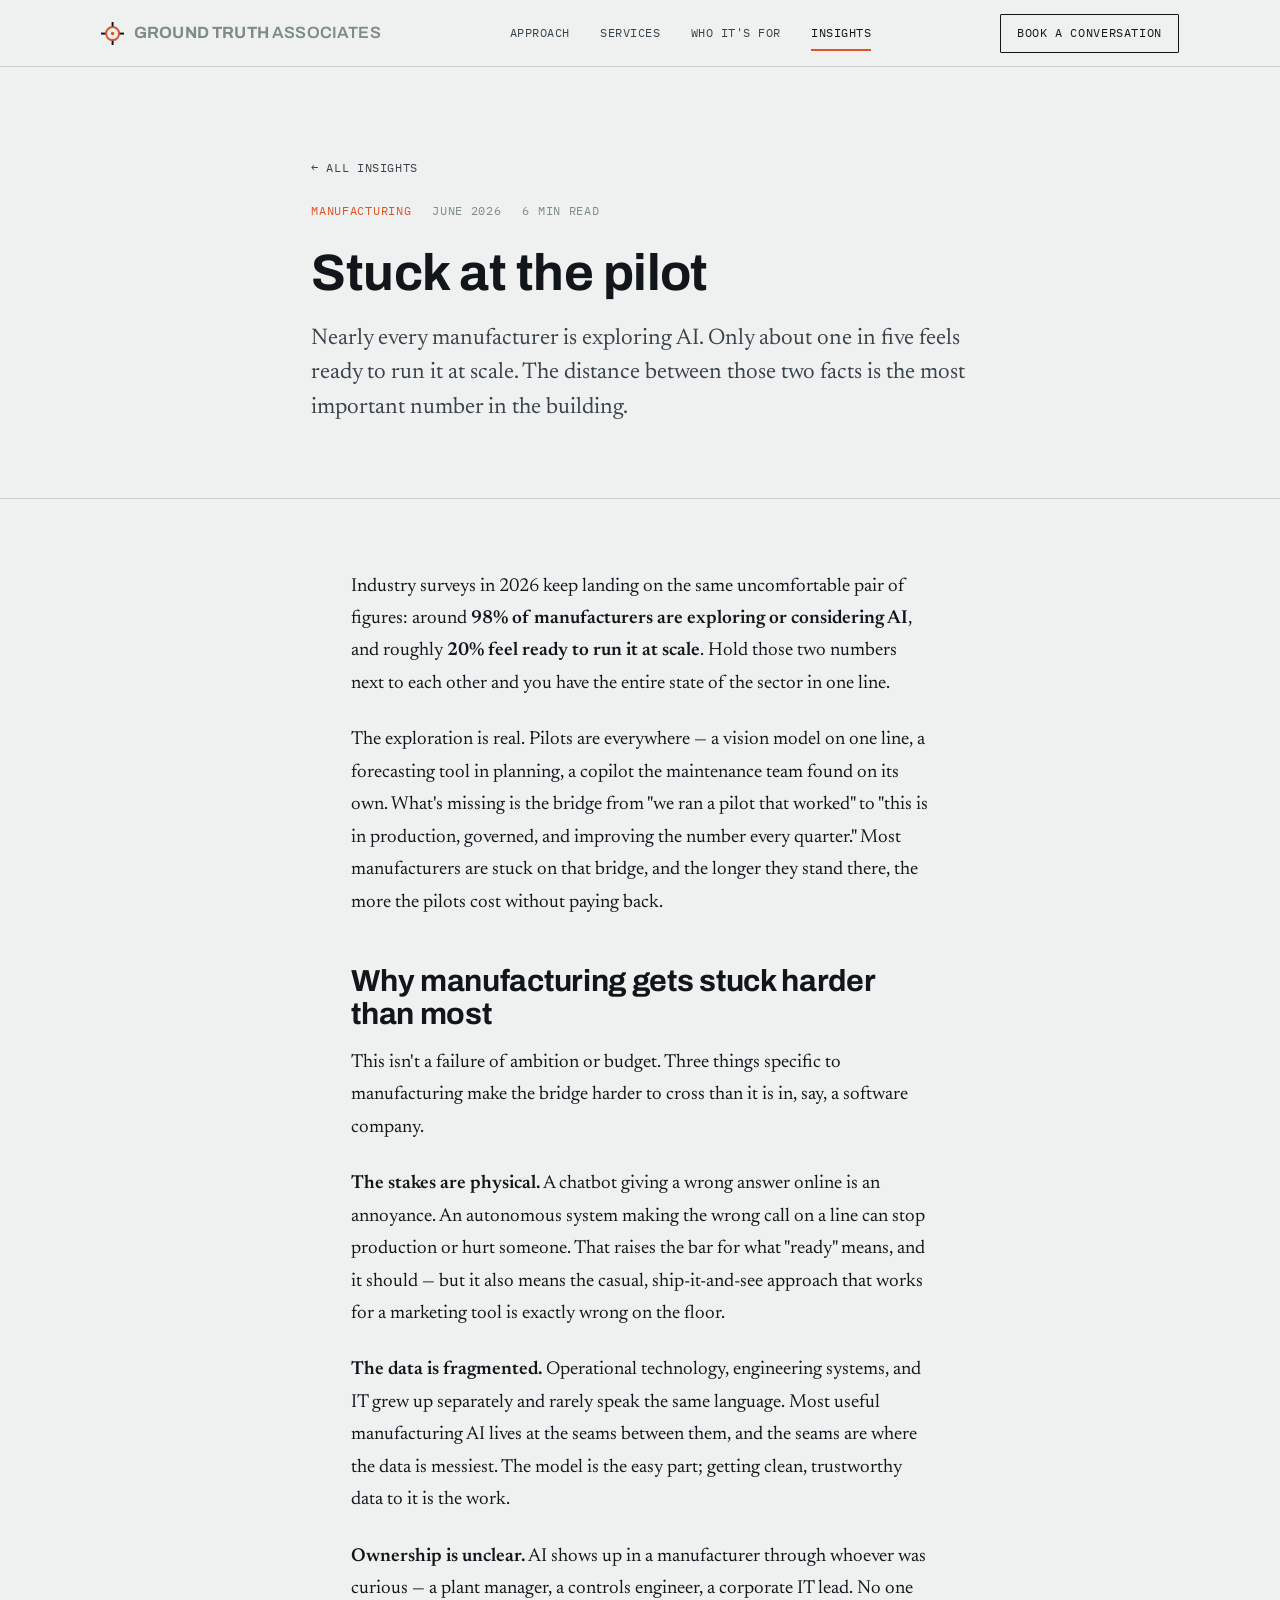
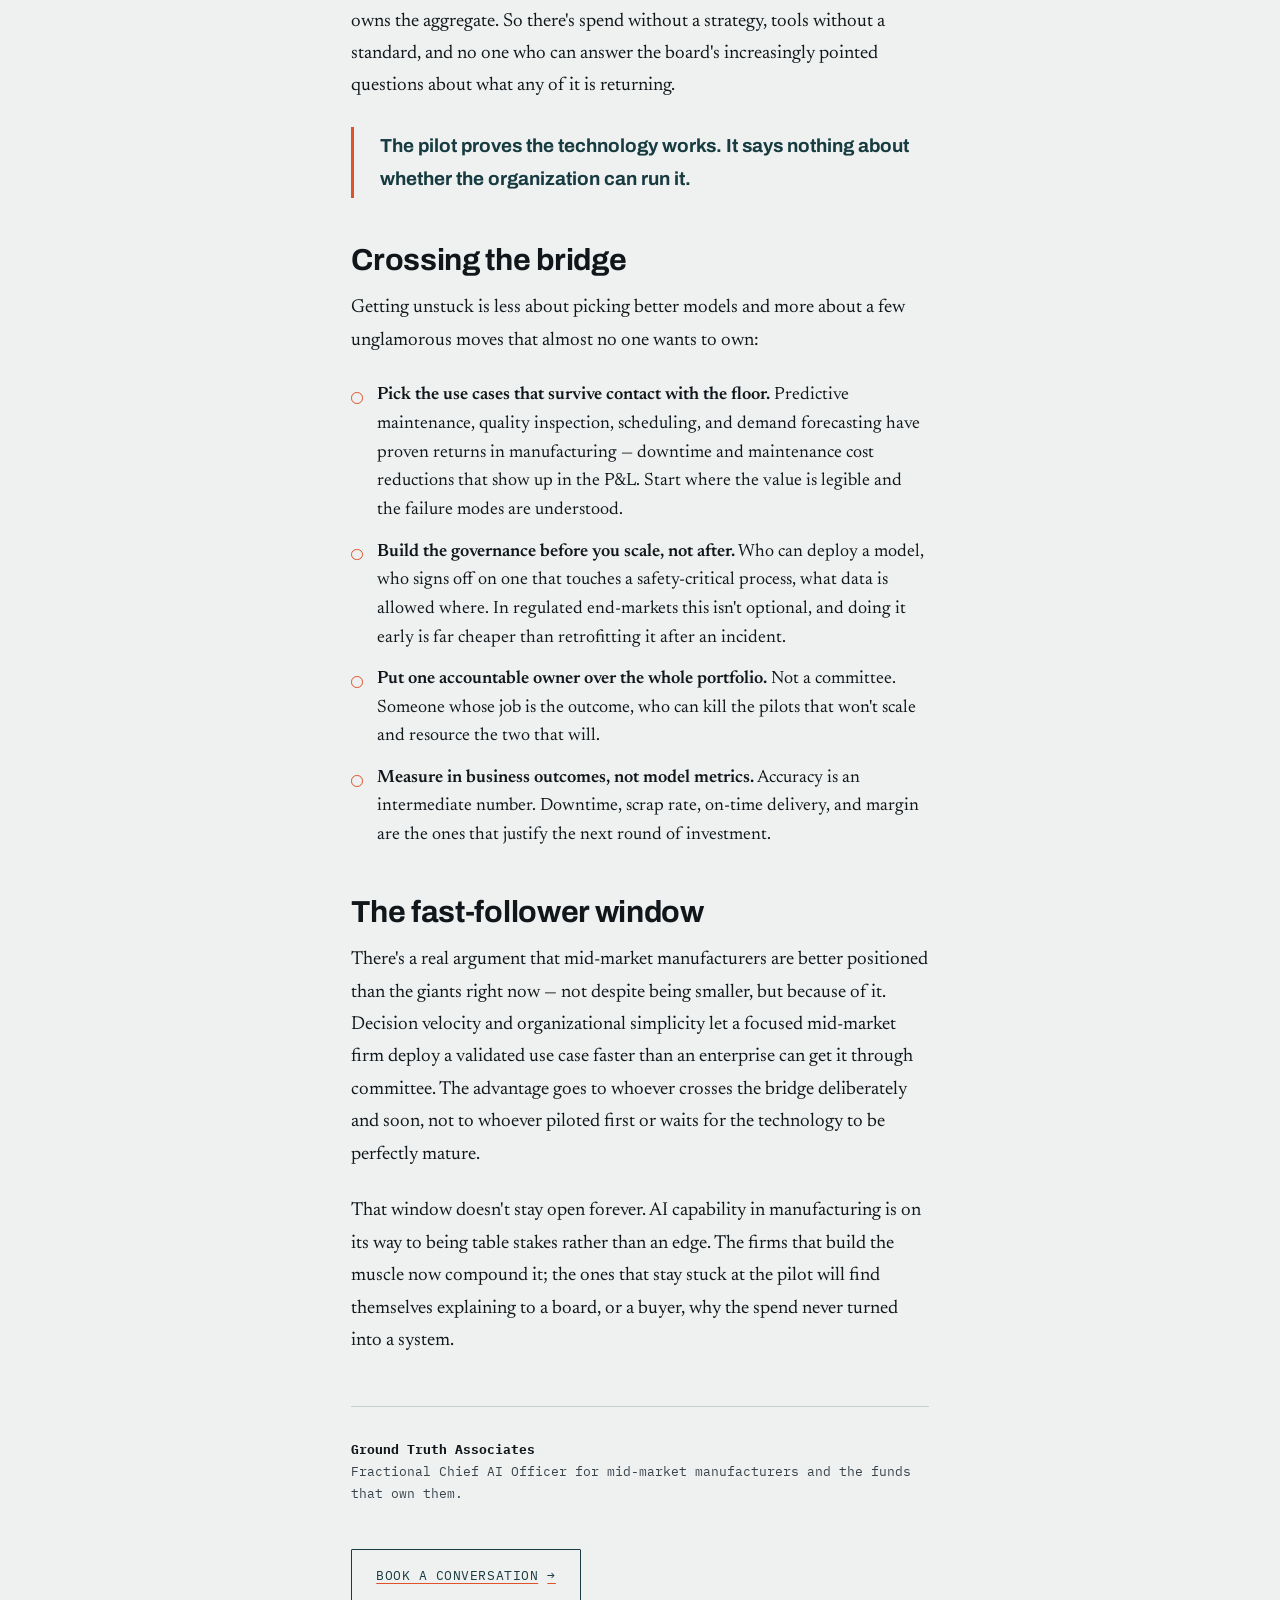
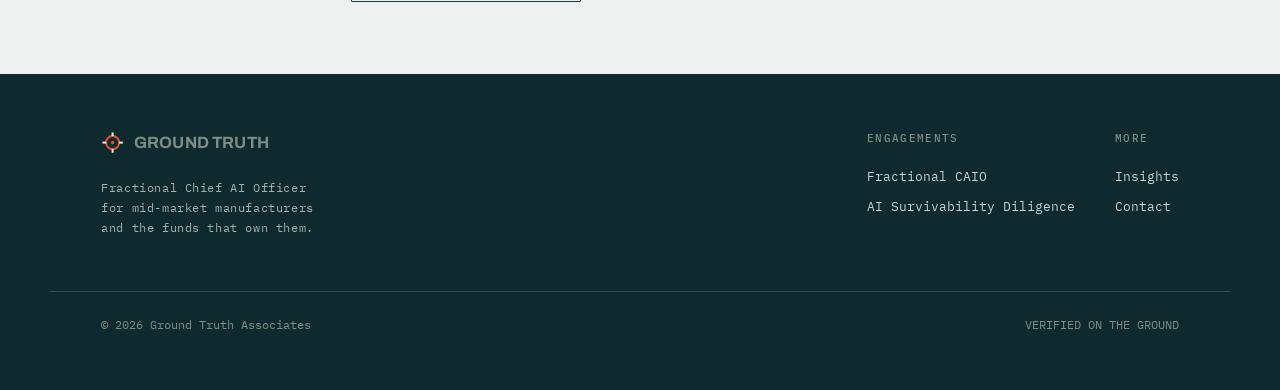
<file: stuck-at-the-pilot.html>
<!DOCTYPE html>
<html lang="en">
<head>
<meta charset="UTF-8">
<meta name="viewport" content="width=device-width, initial-scale=1.0">
<title>Stuck at the pilot — Ground Truth Associates</title>
<meta name="description" content="98% of manufacturers are exploring AI; about 20% feel ready to run it at scale. The spread is where the money is lost and made.">
<link rel="canonical" href="https://www.groundtruth.associates/stuck-at-the-pilot.html">
<meta property="og:type" content="website">
<meta property="og:site_name" content="Ground Truth Associates">
<meta property="og:url" content="https://www.groundtruth.associates/stuck-at-the-pilot.html">
<meta property="og:title" content="Stuck at the pilot — Ground Truth Associates">
<meta property="og:description" content="98% of manufacturers are exploring AI; about 20% feel ready to run it at scale. The spread is where the money is lost and made.">
<meta name="twitter:card" content="summary_large_image">
<meta name="twitter:title" content="Stuck at the pilot — Ground Truth Associates">
<meta name="twitter:description" content="98% of manufacturers are exploring AI; about 20% feel ready to run it at scale. The spread is where the money is lost and made.">

<link rel="preconnect" href="https://fonts.googleapis.com">
<link rel="preconnect" href="https://fonts.gstatic.com" crossorigin>
<link href="https://fonts.googleapis.com/css2?family=Archivo:wght@500;600;700&family=Archivo+Expanded:wght@600;700&family=Newsreader:ital,opsz,wght@0,6..72,400;0,6..72,500;1,6..72,400&family=IBM+Plex+Mono:wght@400;500&display=swap" rel="stylesheet">
<link rel="stylesheet" href="styles.css">
</head>
<body>

<header class="nav" id="nav">
  <div class="nav__inner">
    <a class="brand" href="index.html" aria-label="Ground Truth Associates home">
      <svg class="benchmark" viewBox="0 0 32 32" fill="none" aria-hidden="true">
        <circle cx="16" cy="16" r="9" stroke="#E0532A" stroke-width="2"/><circle cx="16" cy="16" r="2.4" fill="#E0532A"/>
        <line x1="16" y1="0" x2="16" y2="6" stroke="#11161A" stroke-width="2"/><line x1="16" y1="26" x2="16" y2="32" stroke="#11161A" stroke-width="2"/>
        <line x1="0" y1="16" x2="6" y2="16" stroke="#11161A" stroke-width="2"/><line x1="26" y1="16" x2="32" y2="16" stroke="#11161A" stroke-width="2"/>
      </svg>
      <span><b>GROUND&nbsp;TRUTH</b> <span>ASSOCIATES</span></span>
    </a>
    <nav class="nav__links" aria-label="Primary">
      <a href="index.html#approach">Approach</a>
      <a href="index.html#services">Services</a>
      <a href="index.html#who">Who it's for</a>
      <a href="insights.html" aria-current="page">Insights</a>
    </nav>
    <a class="nav__cta" href="index.html#contact">Book a conversation</a>
    <button class="nav__toggle" id="navToggle" aria-label="Toggle menu" aria-expanded="false">
      <svg width="24" height="24" viewBox="0 0 24 24" fill="none" stroke="#11161A" stroke-width="2"><line x1="3" y1="7" x2="21" y2="7"/><line x1="3" y1="12" x2="21" y2="12"/><line x1="3" y1="17" x2="21" y2="17"/></svg>
    </button>
  </div>
</header>

<article>
  <header class="article-head">
    <div class="wrap">
      <a class="back-link" href="insights.html">← All insights</a>
      <div class="article-meta"><span class="cat">Manufacturing</span><span>June 2026</span><span>6 min read</span></div>
      <h1>Stuck at the pilot</h1>
      <p class="dek">Nearly every manufacturer is exploring AI. Only about one in five feels ready to run it at scale. The distance between those two facts is the most important number in the building.</p>
    </div>
  </header>

  <div class="article-body">
    <p>Industry surveys in 2026 keep landing on the same uncomfortable pair of figures: around <strong>98% of manufacturers are exploring or considering AI</strong>, and roughly <strong>20% feel ready to run it at scale</strong>. Hold those two numbers next to each other and you have the entire state of the sector in one line.</p>

    <p>The exploration is real. Pilots are everywhere — a vision model on one line, a forecasting tool in planning, a copilot the maintenance team found on its own. What's missing is the bridge from "we ran a pilot that worked" to "this is in production, governed, and improving the number every quarter." Most manufacturers are stuck on that bridge, and the longer they stand there, the more the pilots cost without paying back.</p>

    <h2>Why manufacturing gets stuck harder than most</h2>

    <p>This isn't a failure of ambition or budget. Three things specific to manufacturing make the bridge harder to cross than it is in, say, a software company.</p>

    <p><strong>The stakes are physical.</strong> A chatbot giving a wrong answer online is an annoyance. An autonomous system making the wrong call on a line can stop production or hurt someone. That raises the bar for what "ready" means, and it should — but it also means the casual, ship-it-and-see approach that works for a marketing tool is exactly wrong on the floor.</p>

    <p><strong>The data is fragmented.</strong> Operational technology, engineering systems, and IT grew up separately and rarely speak the same language. Most useful manufacturing AI lives at the seams between them, and the seams are where the data is messiest. The model is the easy part; getting clean, trustworthy data to it is the work.</p>

    <p><strong>Ownership is unclear.</strong> AI shows up in a manufacturer through whoever was curious — a plant manager, a controls engineer, a corporate IT lead. No one owns the aggregate. So there's spend without a strategy, tools without a standard, and no one who can answer the board's increasingly pointed questions about what any of it is returning.</p>

    <p class="pull">The pilot proves the technology works. It says nothing about whether the organization can run it.</p>

    <h2>Crossing the bridge</h2>

    <p>Getting unstuck is less about picking better models and more about a few unglamorous moves that almost no one wants to own:</p>

    <ul>
      <li><strong>Pick the use cases that survive contact with the floor.</strong> Predictive maintenance, quality inspection, scheduling, and demand forecasting have proven returns in manufacturing — downtime and maintenance cost reductions that show up in the P&amp;L. Start where the value is legible and the failure modes are understood.</li>
      <li><strong>Build the governance before you scale, not after.</strong> Who can deploy a model, who signs off on one that touches a safety-critical process, what data is allowed where. In regulated end-markets this isn't optional, and doing it early is far cheaper than retrofitting it after an incident.</li>
      <li><strong>Put one accountable owner over the whole portfolio.</strong> Not a committee. Someone whose job is the outcome, who can kill the pilots that won't scale and resource the two that will.</li>
      <li><strong>Measure in business outcomes, not model metrics.</strong> Accuracy is an intermediate number. Downtime, scrap rate, on-time delivery, and margin are the ones that justify the next round of investment.</li>
    </ul>

    <h2>The fast-follower window</h2>

    <p>There's a real argument that mid-market manufacturers are better positioned than the giants right now — not despite being smaller, but because of it. Decision velocity and organizational simplicity let a focused mid-market firm deploy a validated use case faster than an enterprise can get it through committee. The advantage goes to whoever crosses the bridge deliberately and soon, not to whoever piloted first or waits for the technology to be perfectly mature.</p>

    <p>That window doesn't stay open forever. AI capability in manufacturing is on its way to being table stakes rather than an edge. The firms that build the muscle now compound it; the ones that stay stuck at the pilot will find themselves explaining to a board, or a buyer, why the spend never turned into a system.</p>

    <div class="article-foot">
      <p class="byline"><b>Ground Truth Associates</b><br>Fractional Chief AI Officer for mid-market manufacturers and the funds that own them.</p>
      <a class="btn btn--ghost mt-s" href="index.html#contact" style="margin-top:1.2rem;">Book a conversation <span class="arrow">→</span></a>
    </div>
  </div>
</article>

<footer class="foot">
  <div class="foot__inner">
    <div>
      <a class="brand" href="index.html">
        <svg class="benchmark" viewBox="0 0 32 32" fill="none" aria-hidden="true">
          <circle cx="16" cy="16" r="9" stroke="#E0532A" stroke-width="2"/><circle cx="16" cy="16" r="2.4" fill="#E0532A"/>
          <line x1="16" y1="2" x2="16" y2="7" stroke="#EEF1F0" stroke-width="2"/><line x1="16" y1="25" x2="16" y2="30" stroke="#EEF1F0" stroke-width="2"/>
          <line x1="2" y1="16" x2="7" y2="16" stroke="#EEF1F0" stroke-width="2"/><line x1="25" y1="16" x2="30" y2="16" stroke="#EEF1F0" stroke-width="2"/>
        </svg>
        <span><b>GROUND&nbsp;TRUTH</b></span>
      </a>
      <p class="foot__tag">Fractional Chief AI Officer for mid-market manufacturers and the funds that own them.</p>
    </div>
    <div class="foot__links">
      <div class="foot__col"><h4>Engagements</h4><a href="index.html#services">Fractional CAIO</a><a href="index.html#services">AI Survivability Diligence</a></div>
      <div class="foot__col"><h4>More</h4><a href="insights.html">Insights</a><a href="mailto:hello@groundtruth.associates">Contact</a></div>
    </div>
  </div>
  <div class="foot__base"><span>© 2026 Ground Truth Associates</span><span>VERIFIED ON THE GROUND</span></div>
</footer>

<script>
(function(){var nav=document.getElementById('nav');var btn=document.getElementById('navToggle');btn.addEventListener('click',function(){var o=nav.classList.toggle('open');btn.setAttribute('aria-expanded',o?'true':'false');});})();
</script>
</body>
</html>
</file>
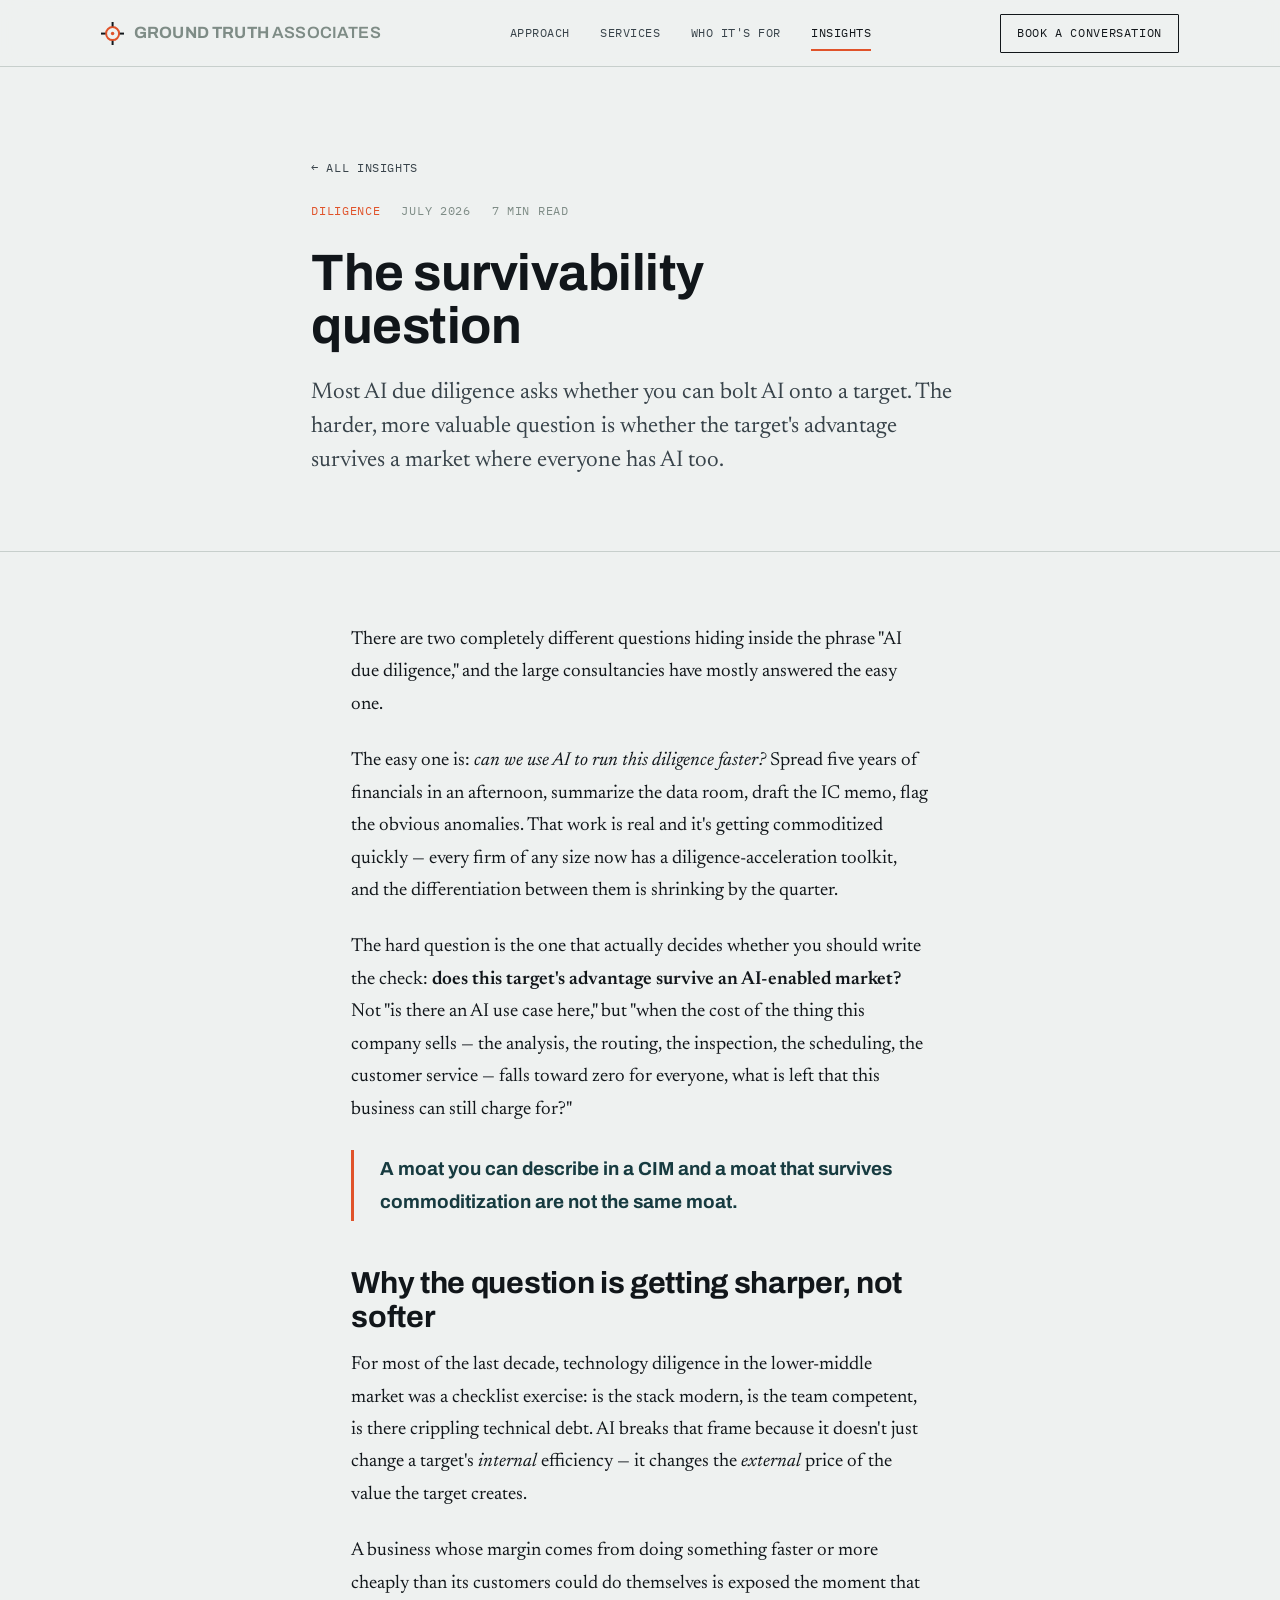
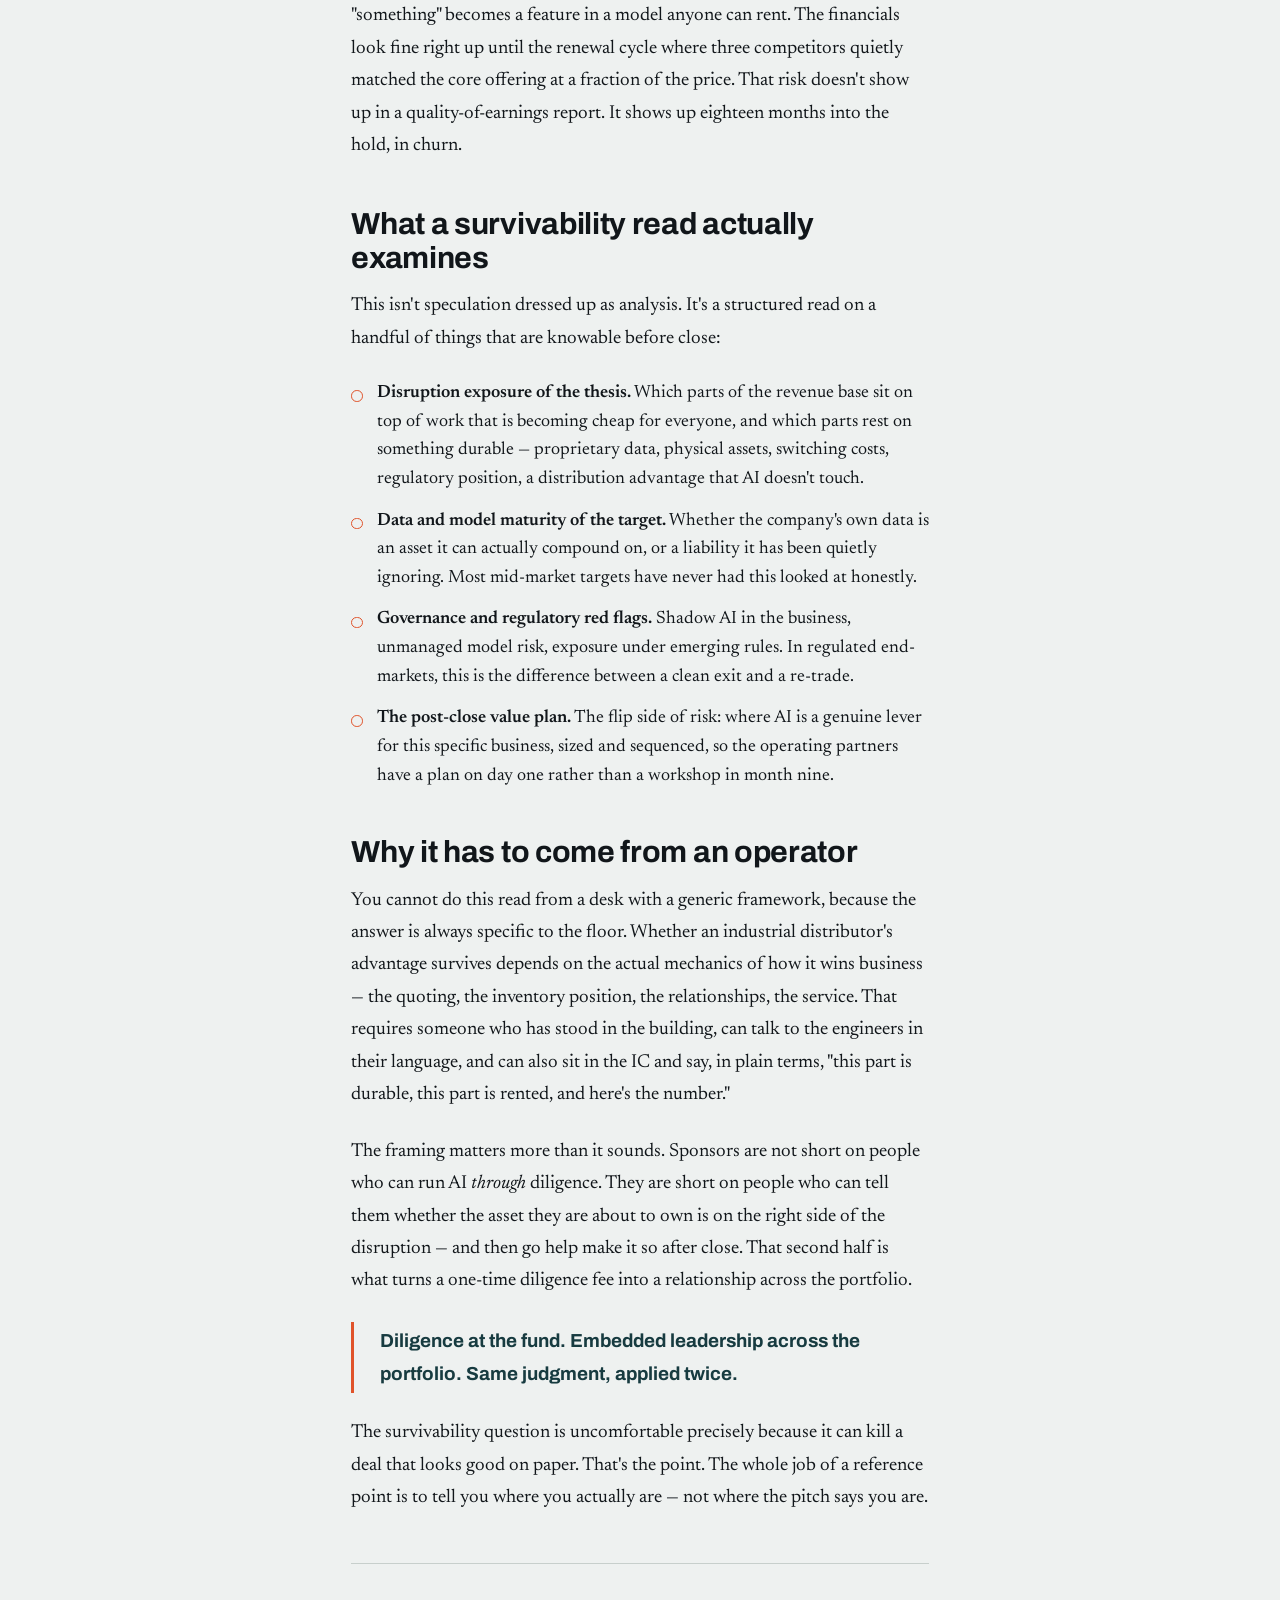
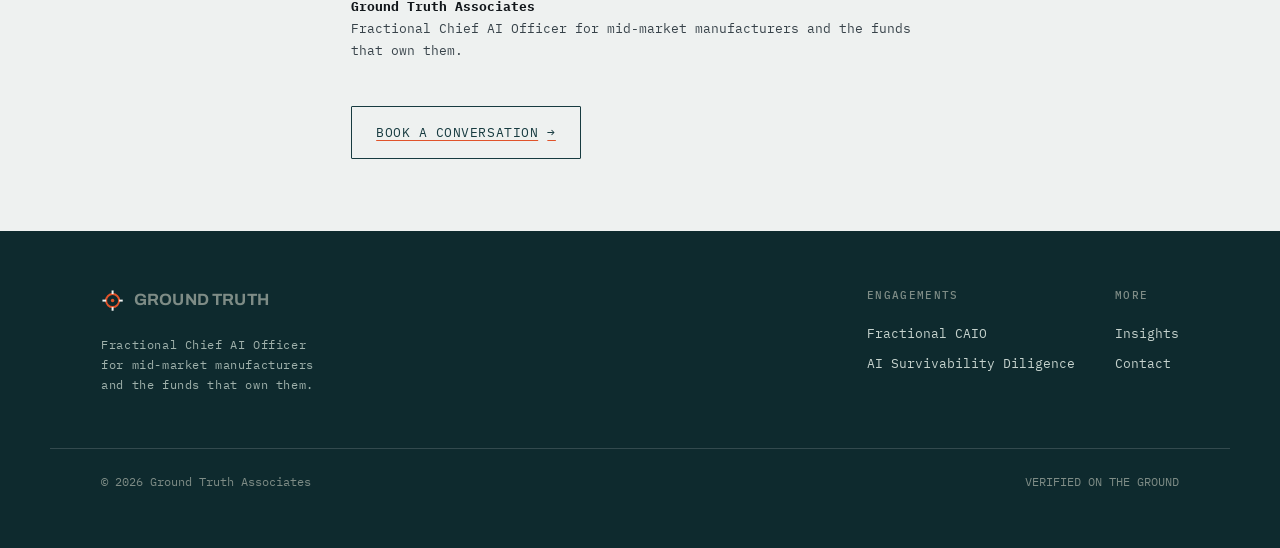
<file: the-survivability-question.html>
<!DOCTYPE html>
<html lang="en">
<head>
<meta charset="UTF-8">
<meta name="viewport" content="width=device-width, initial-scale=1.0">
<title>The survivability question — Ground Truth Associates</title>
<meta name="description" content="Most AI due diligence asks whether you can use AI on a target. The more valuable question is whether the target's advantage survives an AI-enabled market.">
<link rel="canonical" href="https://www.groundtruth.associates/the-survivability-question.html">
<meta property="og:type" content="website">
<meta property="og:site_name" content="Ground Truth Associates">
<meta property="og:url" content="https://www.groundtruth.associates/the-survivability-question.html">
<meta property="og:title" content="The survivability question — Ground Truth Associates">
<meta property="og:description" content="Most AI due diligence asks whether you can use AI on a target. The more valuable question is whether the target's advantage survives an AI-enabled market.">
<meta name="twitter:card" content="summary_large_image">
<meta name="twitter:title" content="The survivability question — Ground Truth Associates">
<meta name="twitter:description" content="Most AI due diligence asks whether you can use AI on a target. The more valuable question is whether the target's advantage survives an AI-enabled market.">

<link rel="preconnect" href="https://fonts.googleapis.com">
<link rel="preconnect" href="https://fonts.gstatic.com" crossorigin>
<link href="https://fonts.googleapis.com/css2?family=Archivo:wght@500;600;700&family=Archivo+Expanded:wght@600;700&family=Newsreader:ital,opsz,wght@0,6..72,400;0,6..72,500;1,6..72,400&family=IBM+Plex+Mono:wght@400;500&display=swap" rel="stylesheet">
<link rel="stylesheet" href="styles.css">
</head>
<body>

<header class="nav" id="nav">
  <div class="nav__inner">
    <a class="brand" href="index.html" aria-label="Ground Truth Associates home">
      <svg class="benchmark" viewBox="0 0 32 32" fill="none" aria-hidden="true">
        <circle cx="16" cy="16" r="9" stroke="#E0532A" stroke-width="2"/><circle cx="16" cy="16" r="2.4" fill="#E0532A"/>
        <line x1="16" y1="0" x2="16" y2="6" stroke="#11161A" stroke-width="2"/><line x1="16" y1="26" x2="16" y2="32" stroke="#11161A" stroke-width="2"/>
        <line x1="0" y1="16" x2="6" y2="16" stroke="#11161A" stroke-width="2"/><line x1="26" y1="16" x2="32" y2="16" stroke="#11161A" stroke-width="2"/>
      </svg>
      <span><b>GROUND&nbsp;TRUTH</b> <span>ASSOCIATES</span></span>
    </a>
    <nav class="nav__links" aria-label="Primary">
      <a href="index.html#approach">Approach</a>
      <a href="index.html#services">Services</a>
      <a href="index.html#who">Who it's for</a>
      <a href="insights.html" aria-current="page">Insights</a>
    </nav>
    <a class="nav__cta" href="index.html#contact">Book a conversation</a>
    <button class="nav__toggle" id="navToggle" aria-label="Toggle menu" aria-expanded="false">
      <svg width="24" height="24" viewBox="0 0 24 24" fill="none" stroke="#11161A" stroke-width="2"><line x1="3" y1="7" x2="21" y2="7"/><line x1="3" y1="12" x2="21" y2="12"/><line x1="3" y1="17" x2="21" y2="17"/></svg>
    </button>
  </div>
</header>

<article>
  <header class="article-head">
    <div class="wrap">
      <a class="back-link" href="insights.html">← All insights</a>
      <div class="article-meta"><span class="cat">Diligence</span><span>July 2026</span><span>7 min read</span></div>
      <h1>The survivability question</h1>
      <p class="dek">Most AI due diligence asks whether you can bolt AI onto a target. The harder, more valuable question is whether the target's advantage survives a market where everyone has AI too.</p>
    </div>
  </header>

  <div class="article-body">
    <p>There are two completely different questions hiding inside the phrase "AI due diligence," and the large consultancies have mostly answered the easy one.</p>

    <p>The easy one is: <em>can we use AI to run this diligence faster?</em> Spread five years of financials in an afternoon, summarize the data room, draft the IC memo, flag the obvious anomalies. That work is real and it's getting commoditized quickly — every firm of any size now has a diligence-acceleration toolkit, and the differentiation between them is shrinking by the quarter.</p>

    <p>The hard question is the one that actually decides whether you should write the check: <strong>does this target's advantage survive an AI-enabled market?</strong> Not "is there an AI use case here," but "when the cost of the thing this company sells — the analysis, the routing, the inspection, the scheduling, the customer service — falls toward zero for everyone, what is left that this business can still charge for?"</p>

    <p class="pull">A moat you can describe in a CIM and a moat that survives commoditization are not the same moat.</p>

    <h2>Why the question is getting sharper, not softer</h2>

    <p>For most of the last decade, technology diligence in the lower-middle market was a checklist exercise: is the stack modern, is the team competent, is there crippling technical debt. AI breaks that frame because it doesn't just change a target's <em>internal</em> efficiency — it changes the <em>external</em> price of the value the target creates.</p>

    <p>A business whose margin comes from doing something faster or more cheaply than its customers could do themselves is exposed the moment that "something" becomes a feature in a model anyone can rent. The financials look fine right up until the renewal cycle where three competitors quietly matched the core offering at a fraction of the price. That risk doesn't show up in a quality-of-earnings report. It shows up eighteen months into the hold, in churn.</p>

    <h2>What a survivability read actually examines</h2>

    <p>This isn't speculation dressed up as analysis. It's a structured read on a handful of things that are knowable before close:</p>

    <ul>
      <li><strong>Disruption exposure of the thesis.</strong> Which parts of the revenue base sit on top of work that is becoming cheap for everyone, and which parts rest on something durable — proprietary data, physical assets, switching costs, regulatory position, a distribution advantage that AI doesn't touch.</li>
      <li><strong>Data and model maturity of the target.</strong> Whether the company's own data is an asset it can actually compound on, or a liability it has been quietly ignoring. Most mid-market targets have never had this looked at honestly.</li>
      <li><strong>Governance and regulatory red flags.</strong> Shadow AI in the business, unmanaged model risk, exposure under emerging rules. In regulated end-markets, this is the difference between a clean exit and a re-trade.</li>
      <li><strong>The post-close value plan.</strong> The flip side of risk: where AI is a genuine lever for this specific business, sized and sequenced, so the operating partners have a plan on day one rather than a workshop in month nine.</li>
    </ul>

    <h2>Why it has to come from an operator</h2>

    <p>You cannot do this read from a desk with a generic framework, because the answer is always specific to the floor. Whether an industrial distributor's advantage survives depends on the actual mechanics of how it wins business — the quoting, the inventory position, the relationships, the service. That requires someone who has stood in the building, can talk to the engineers in their language, and can also sit in the IC and say, in plain terms, "this part is durable, this part is rented, and here's the number."</p>

    <p>The framing matters more than it sounds. Sponsors are not short on people who can run AI <em>through</em> diligence. They are short on people who can tell them whether the asset they are about to own is on the right side of the disruption — and then go help make it so after close. That second half is what turns a one-time diligence fee into a relationship across the portfolio.</p>

    <p class="pull">Diligence at the fund. Embedded leadership across the portfolio. Same judgment, applied twice.</p>

    <p>The survivability question is uncomfortable precisely because it can kill a deal that looks good on paper. That's the point. The whole job of a reference point is to tell you where you actually are — not where the pitch says you are.</p>

    <div class="article-foot">
      <p class="byline"><b>Ground Truth Associates</b><br>Fractional Chief AI Officer for mid-market manufacturers and the funds that own them.</p>
      <a class="btn btn--ghost mt-s" href="index.html#contact" style="margin-top:1.2rem;">Book a conversation <span class="arrow">→</span></a>
    </div>
  </div>
</article>

<footer class="foot">
  <div class="foot__inner">
    <div>
      <a class="brand" href="index.html">
        <svg class="benchmark" viewBox="0 0 32 32" fill="none" aria-hidden="true">
          <circle cx="16" cy="16" r="9" stroke="#E0532A" stroke-width="2"/><circle cx="16" cy="16" r="2.4" fill="#E0532A"/>
          <line x1="16" y1="2" x2="16" y2="7" stroke="#EEF1F0" stroke-width="2"/><line x1="16" y1="25" x2="16" y2="30" stroke="#EEF1F0" stroke-width="2"/>
          <line x1="2" y1="16" x2="7" y2="16" stroke="#EEF1F0" stroke-width="2"/><line x1="25" y1="16" x2="30" y2="16" stroke="#EEF1F0" stroke-width="2"/>
        </svg>
        <span><b>GROUND&nbsp;TRUTH</b></span>
      </a>
      <p class="foot__tag">Fractional Chief AI Officer for mid-market manufacturers and the funds that own them.</p>
    </div>
    <div class="foot__links">
      <div class="foot__col"><h4>Engagements</h4><a href="index.html#services">Fractional CAIO</a><a href="index.html#services">AI Survivability Diligence</a></div>
      <div class="foot__col"><h4>More</h4><a href="insights.html">Insights</a><a href="mailto:hello@groundtruth.associates">Contact</a></div>
    </div>
  </div>
  <div class="foot__base"><span>© 2026 Ground Truth Associates</span><span>VERIFIED ON THE GROUND</span></div>
</footer>

<script>
(function(){var nav=document.getElementById('nav');var btn=document.getElementById('navToggle');btn.addEventListener('click',function(){var o=nav.classList.toggle('open');btn.setAttribute('aria-expanded',o?'true':'false');});})();
</script>
</body>
</html>
</file>
<file: styles.css>
/* =================================================================
   Ground Truth Associates — design system
   Concept: survey benchmark / calibration. The verified line
   resolved out of the noise. Industrial precision, editorial gravitas.
   ================================================================= */

:root {
  /* palette */
  --paper:      #EEF1F0;  /* cool light ground */
  --paper-2:    #E5E9E8;  /* recessed panel */
  --ink:        #11161A;  /* graphite near-black */
  --ink-2:      #38434A;  /* muted ink */
  --datum:      #173B40;  /* deep petrol — structural brand */
  --datum-2:    #0E2A2E;  /* darker petrol */
  --signal:     #E0532A;  /* calibration orange — used sparingly */
  --signal-dim: #b8451f;
  --line:       #C7CFCC;  /* hairline on light */
  --line-dk:    rgba(238,241,240,0.16); /* hairline on dark */
  --sage:       #7E8C86;  /* captions / meta */

  /* type */
  --display: "Archivo Expanded", "Archivo", system-ui, sans-serif;
  --sans:    "Archivo", system-ui, -apple-system, sans-serif;
  --serif:   "Newsreader", Georgia, serif;
  --mono:    "IBM Plex Mono", ui-monospace, "SFMono-Regular", monospace;

  /* scale */
  --measure: 66ch;
  --gutter: clamp(1.25rem, 4vw, 4rem);
  --maxw: 1180px;
}

* { box-sizing: border-box; }

html { -webkit-text-size-adjust: 100%; scroll-behavior: smooth; }
@media (prefers-reduced-motion: reduce) {
  html { scroll-behavior: auto; }
}

body {
  margin: 0;
  background: var(--paper);
  color: var(--ink);
  font-family: var(--serif);
  font-size: 1.0625rem;
  line-height: 1.6;
  font-synthesis: none;
  -webkit-font-smoothing: antialiased;
  text-rendering: optimizeLegibility;
}

::selection { background: var(--signal); color: #fff; }

a { color: inherit; }

img { max-width: 100%; display: block; }

/* ---------- typography roles ---------- */

.eyebrow {
  font-family: var(--mono);
  font-size: 0.72rem;
  letter-spacing: 0.18em;
  text-transform: uppercase;
  color: var(--sage);
  font-weight: 500;
  display: inline-flex;
  align-items: center;
  gap: 0.6em;
}
.eyebrow::before {
  content: "";
  width: 1.6em;
  height: 1px;
  background: var(--signal);
}

h1, h2, h3 { font-family: var(--display); font-weight: 700; line-height: 1.02; letter-spacing: -0.01em; margin: 0; }

.display-xl {
  font-size: clamp(2.6rem, 6.6vw, 5.3rem);
  line-height: 0.98;
  letter-spacing: -0.02em;
}
.display-l { font-size: clamp(2rem, 4.4vw, 3.3rem); }
.display-m { font-size: clamp(1.5rem, 2.8vw, 2.1rem); }

p { margin: 0 0 1.1em; }

.lead {
  font-size: clamp(1.15rem, 1.7vw, 1.4rem);
  line-height: 1.5;
  color: var(--ink-2);
  max-width: 52ch;
}

.mono { font-family: var(--mono); }

/* ---------- layout ---------- */

.wrap { max-width: var(--maxw); margin-inline: auto; padding-inline: var(--gutter); }

section { padding-block: clamp(4rem, 9vw, 8.5rem); }

.rule { height: 1px; background: var(--line); border: 0; margin: 0; }

/* ---------- benchmark mark (signature) ---------- */
.benchmark {
  width: 1em; height: 1em; flex: none;
  display: inline-block;
  vertical-align: -0.12em;
}
.benchmark circle, .benchmark line { vector-effect: non-scaling-stroke; }

/* ---------- nav ---------- */
.nav {
  position: sticky; top: 0; z-index: 50;
  background: color-mix(in srgb, var(--paper) 88%, transparent);
  backdrop-filter: blur(10px);
  border-bottom: 1px solid var(--line);
}
.nav__inner {
  max-width: var(--maxw); margin-inline: auto;
  padding: 0.85rem var(--gutter);
  display: flex; align-items: center; justify-content: space-between;
  gap: 1rem;
}
.brand {
  display: inline-flex; align-items: center; gap: 0.6rem;
  font-family: var(--display); font-weight: 700;
  letter-spacing: 0.01em; font-size: 1.02rem; text-decoration: none;
  color: var(--ink);
}
.brand .benchmark { width: 1.45rem; height: 1.45rem; }
.brand b { font-weight: 700; }
.brand span { color: var(--sage); font-weight: 600; }

.nav__links { display: flex; align-items: center; gap: 1.9rem; }
.nav__links a {
  font-family: var(--mono); font-size: 0.78rem; letter-spacing: 0.04em;
  text-transform: uppercase; text-decoration: none; color: var(--ink-2);
  padding: 0.4rem 0; position: relative;
}
.nav__links a:hover { color: var(--ink); }
.nav__links a::after {
  content: ""; position: absolute; left: 0; bottom: -2px; height: 2px; width: 0;
  background: var(--signal); transition: width 0.22s ease;
}
.nav__links a:hover::after, .nav__links a[aria-current="page"]::after { width: 100%; }
.nav__links a[aria-current="page"] { color: var(--ink); }

.nav__cta {
  font-family: var(--mono); font-size: 0.76rem; letter-spacing: 0.05em;
  text-transform: uppercase; text-decoration: none;
  border: 1px solid var(--ink); color: var(--ink);
  padding: 0.55rem 1rem; border-radius: 1px;
  transition: background 0.18s, color 0.18s;
}
.nav__cta:hover { background: var(--ink); color: var(--paper); }

.nav__toggle { display: none; background: none; border: 0; cursor: pointer; padding: 0.4rem; }
.nav__toggle svg { display: block; }

@media (max-width: 820px) {
  .nav__links, .nav__cta { display: none; }
  .nav__toggle { display: block; }
  .nav.open .nav__links {
    display: flex; flex-direction: column; align-items: flex-start; gap: 0;
    position: absolute; top: 100%; left: 0; right: 0;
    background: var(--paper); border-bottom: 1px solid var(--line);
    padding: 0.5rem var(--gutter) 1.5rem;
  }
  .nav.open .nav__links a { padding: 0.9rem 0; font-size: 0.95rem; width: 100%; border-bottom: 1px solid var(--line); }
  .nav.open .nav__cta { display: inline-block; margin: 1rem var(--gutter) 0; }
}

/* ---------- buttons ---------- */
.btn {
  display: inline-flex; align-items: center; gap: 0.7em;
  font-family: var(--mono); font-size: 0.82rem; letter-spacing: 0.04em;
  text-transform: uppercase; text-decoration: none;
  padding: 0.95rem 1.5rem; border-radius: 1px; cursor: pointer; border: 1px solid transparent;
  transition: transform 0.12s ease, background 0.18s, color 0.18s, border-color 0.18s;
}
.btn--signal { background: var(--signal); color: #fff; }
.btn--signal:hover { background: var(--signal-dim); }
.btn--ghost { border-color: currentColor; color: var(--ink); }
.btn--ghost:hover { background: var(--ink); color: var(--paper); }
.btn--ghost-light { border-color: var(--line-dk); color: var(--paper); }
.btn--ghost-light:hover { background: var(--paper); color: var(--ink); }
.btn .arrow { transition: transform 0.16s ease; }
.btn:hover .arrow { transform: translateX(3px); }

/* =================================================================
   HERO
   ================================================================= */
.hero {
  background: var(--datum-2);
  color: var(--paper);
  position: relative; overflow: hidden;
  border-bottom: 1px solid var(--datum);
}
.hero__canvas { position: absolute; inset: 0; width: 100%; height: 100%; opacity: 0.9; }
.hero .wrap { position: relative; z-index: 2; padding-block: clamp(5rem, 13vw, 9rem); }
.hero .eyebrow { color: #9fb1ab; }
.hero h1 { color: var(--paper); margin: 1.3rem 0 0; max-width: 16ch; }
.hero__sub {
  margin-top: 1.6rem; max-width: 46ch;
  font-size: clamp(1.1rem, 1.7vw, 1.38rem); line-height: 1.5; color: #c5d2cd;
}
.hero__coords {
  font-family: var(--mono); font-size: 0.72rem; letter-spacing: 0.08em;
  color: #6f857f; margin-top: 2.5rem; display: flex; gap: 1.5rem; flex-wrap: wrap;
}
.hero__cta { display: flex; gap: 0.9rem; margin-top: 2.4rem; flex-wrap: wrap; }

/* =================================================================
   GAP / measurement block
   ================================================================= */
.gap__grid { display: grid; grid-template-columns: 1.1fr 1fr; gap: clamp(2rem, 5vw, 5rem); align-items: center; }
@media (max-width: 800px) { .gap__grid { grid-template-columns: 1fr; } }

.gauge { border: 1px solid var(--line); background: #fff; padding: clamp(1.5rem,3vw,2.5rem); border-radius: 2px; }
.gauge__row { display: flex; justify-content: space-between; align-items: baseline; margin-bottom: 0.5rem; }
.gauge__label { font-family: var(--mono); font-size: 0.74rem; letter-spacing: 0.06em; text-transform: uppercase; color: var(--ink-2); }
.gauge__num { font-family: var(--display); font-weight: 700; font-size: clamp(2.4rem, 5vw, 3.4rem); line-height: 1; }
.gauge__num--signal { color: var(--signal); }
.gauge__num--datum { color: var(--datum); }
.gauge__track { height: 8px; background: var(--paper-2); border-radius: 99px; overflow: hidden; margin: 0.5rem 0 1.6rem; }
.gauge__fill { height: 100%; border-radius: 99px; }
.gauge__fill--wide { width: 98%; background: var(--datum); }
.gauge__fill--narrow { width: 20%; background: var(--signal); }
.gauge__caption { font-family: var(--mono); font-size: 0.72rem; color: var(--sage); letter-spacing: 0.03em; margin-top: 0.4rem; }

/* =================================================================
   SERVICES — the two instruments
   ================================================================= */
.svc { display: grid; grid-template-columns: 1fr 1fr; gap: 1px; background: var(--line); border: 1px solid var(--line); border-radius: 2px; overflow: hidden; }
@media (max-width: 800px) { .svc { grid-template-columns: 1fr; } }
.svc__cell { background: var(--paper); padding: clamp(1.75rem, 3.5vw, 3rem); display: flex; flex-direction: column; }
.svc__tag { font-family: var(--mono); font-size: 0.72rem; letter-spacing: 0.1em; text-transform: uppercase; color: var(--signal); margin-bottom: 1.4rem; }
.svc__cell h3 { font-family: var(--display); font-size: clamp(1.45rem, 2.4vw, 1.9rem); margin-bottom: 0.9rem; }
.svc__cell p { color: var(--ink-2); font-size: 1.02rem; }
.svc__list { list-style: none; padding: 0; margin: 1rem 0 0; }
.svc__list li { font-family: var(--mono); font-size: 0.82rem; color: var(--ink-2); padding: 0.55rem 0; border-top: 1px solid var(--line); display: flex; gap: 0.7rem; align-items: baseline; }
.svc__list li::before { content: "↳"; color: var(--signal); }
.svc__cell .micro { margin-top: auto; }

.funnel-note {
  margin-top: 1.5rem; font-family: var(--mono); font-size: 0.78rem;
  color: var(--sage); letter-spacing: 0.03em; text-align: center;
}
.funnel-note b { color: var(--datum); }

/* =================================================================
   AUDIENCE
   ================================================================= */
.aud { display: grid; grid-template-columns: 1fr 1fr; gap: clamp(1.5rem,3vw,2.5rem); }
@media (max-width: 700px) { .aud { grid-template-columns: 1fr; } }
.aud__card { border-left: 2px solid var(--signal); padding-left: 1.5rem; }
.aud__card h3 { font-family: var(--display); font-size: 1.3rem; margin-bottom: 0.6rem; }
.aud__card p { color: var(--ink-2); font-size: 1rem; }

/* =================================================================
   CREDIBILITY
   ================================================================= */
.cred { background: var(--datum); color: var(--paper); }
.cred .eyebrow { color: #9fb1ab; }
.cred h2 { color: var(--paper); max-width: 18ch; }
.cred__grid { display: grid; grid-template-columns: repeat(3, 1fr); gap: 1px; background: var(--line-dk); border: 1px solid var(--line-dk); margin-top: 3rem; border-radius: 2px; overflow: hidden; }
@media (max-width: 760px) { .cred__grid { grid-template-columns: 1fr; } }
.cred__cell { background: var(--datum); padding: clamp(1.5rem,3vw,2.2rem); }
.cred__cell .k { font-family: var(--mono); font-size: 0.72rem; letter-spacing: 0.1em; text-transform: uppercase; color: var(--signal); margin-bottom: 0.8rem; }
.cred__cell p { color: #cdd9d4; font-size: 0.98rem; margin: 0; }

/* =================================================================
   INSIGHTS teaser + index
   ================================================================= */
.posts { display: grid; gap: 0; }
.post-row {
  display: grid; grid-template-columns: 8rem 1fr auto; gap: clamp(1rem,3vw,2.5rem);
  align-items: baseline; padding: 1.8rem 0; border-top: 1px solid var(--line);
  text-decoration: none; color: inherit; transition: background 0.16s;
}
.post-row:last-child { border-bottom: 1px solid var(--line); }
.post-row:hover { background: #fff; }
.post-row:hover .post-row__title { color: var(--signal); }
.post-row__meta { font-family: var(--mono); font-size: 0.72rem; letter-spacing: 0.04em; color: var(--sage); text-transform: uppercase; line-height: 1.7; }
.post-row__title { font-family: var(--display); font-size: clamp(1.25rem, 2.2vw, 1.7rem); line-height: 1.1; transition: color 0.16s; }
.post-row__dek { font-family: var(--serif); color: var(--ink-2); font-size: 1rem; margin-top: 0.5rem; max-width: 60ch; }
.post-row__arrow { font-family: var(--mono); color: var(--signal); font-size: 1.1rem; align-self: center; }
@media (max-width: 680px) {
  .post-row { grid-template-columns: 1fr; gap: 0.5rem; }
  .post-row__arrow { display: none; }
}

.section-head { display: flex; justify-content: space-between; align-items: flex-end; gap: 2rem; margin-bottom: 2.5rem; flex-wrap: wrap; }
.section-head h2 { max-width: 16ch; }
.section-head .link {
  font-family: var(--mono); font-size: 0.8rem; text-transform: uppercase; letter-spacing: 0.05em;
  text-decoration: none; color: var(--ink); border-bottom: 2px solid var(--signal); padding-bottom: 2px; white-space: nowrap;
}

/* =================================================================
   CTA band
   ================================================================= */
.cta-band { background: var(--ink); color: var(--paper); text-align: center; }
.cta-band h2 { color: var(--paper); max-width: 20ch; margin-inline: auto; }
.cta-band .lead { color: #b9c3c6; margin: 1.2rem auto 2.2rem; text-align: center; }
.cta-band .btn--signal { font-size: 0.9rem; padding: 1.05rem 2rem; }

/* =================================================================
   FOOTER
   ================================================================= */
.foot { background: var(--datum-2); color: #9fb1ab; padding-block: 3.5rem; }
.foot__inner { max-width: var(--maxw); margin-inline: auto; padding-inline: var(--gutter); display: flex; justify-content: space-between; gap: 2rem; flex-wrap: wrap; align-items: flex-start; }
.foot .brand { color: var(--paper); }
.foot .brand span { color: var(--sage); }
.foot__tag { font-family: var(--mono); font-size: 0.74rem; letter-spacing: 0.05em; margin-top: 0.8rem; max-width: 32ch; line-height: 1.7; }
.foot__links { display: flex; gap: 2.5rem; flex-wrap: wrap; }
.foot__col h4 { font-family: var(--mono); font-size: 0.7rem; text-transform: uppercase; letter-spacing: 0.12em; color: var(--sage); margin: 0 0 0.9rem; font-weight: 500; }
.foot__col a { display: block; font-family: var(--mono); font-size: 0.8rem; color: #c5d2cd; text-decoration: none; padding: 0.3rem 0; }
.foot__col a:hover { color: var(--signal); }
.foot__base { max-width: var(--maxw); margin: 2.5rem auto 0; padding: 1.5rem var(--gutter) 0; border-top: 1px solid var(--line-dk); font-family: var(--mono); font-size: 0.72rem; color: var(--sage); display: flex; justify-content: space-between; gap: 1rem; flex-wrap: wrap; }

/* =================================================================
   ARTICLE (blog post)
   ================================================================= */
.article-head { background: var(--paper); border-bottom: 1px solid var(--line); }
.article-head .wrap { max-width: 760px; padding-block: clamp(3rem, 7vw, 5.5rem) clamp(2rem,4vw,3rem); }
.article-meta { font-family: var(--mono); font-size: 0.74rem; letter-spacing: 0.06em; text-transform: uppercase; color: var(--sage); display: flex; gap: 1.3rem; flex-wrap: wrap; margin-bottom: 1.6rem; }
.article-meta .cat { color: var(--signal); }
.article-head h1 { font-size: clamp(2rem, 4.6vw, 3.2rem); line-height: 1.04; max-width: 20ch; }
.article-head .dek { font-family: var(--serif); font-size: clamp(1.15rem,1.8vw,1.42rem); color: var(--ink-2); line-height: 1.5; margin-top: 1.4rem; max-width: 56ch; }

.article-body { max-width: 680px; margin-inline: auto; padding: clamp(2.5rem,6vw,4.5rem) var(--gutter); }
.article-body p { font-size: 1.18rem; line-height: 1.72; margin: 0 0 1.5rem; }
.article-body h2 { font-family: var(--display); font-size: clamp(1.4rem,2.6vw,1.9rem); margin: 2.8rem 0 1rem; line-height: 1.1; }
.article-body h3 { font-family: var(--sans); font-weight: 700; font-size: 1.2rem; margin: 2rem 0 0.7rem; }
.article-body strong { font-weight: 600; color: var(--ink); }
.article-body em { font-style: italic; }
.article-body a { color: var(--datum); text-decoration: underline; text-decoration-color: var(--signal); text-underline-offset: 3px; }
.article-body ul { padding-left: 0; list-style: none; margin: 0 0 1.5rem; }
.article-body ul li { position: relative; padding-left: 1.6rem; margin-bottom: 0.8rem; font-size: 1.12rem; line-height: 1.6; }
.article-body ul li::before { content: ""; position: absolute; left: 0; top: 0.62em; width: 0.6rem; height: 0.6rem; border: 1.5px solid var(--signal); border-radius: 50%; }
.pull {
  font-family: var(--display); font-weight: 700; font-size: clamp(1.5rem,3vw,2.1rem);
  line-height: 1.15; color: var(--datum); border-left: 3px solid var(--signal);
  padding: 0.2rem 0 0.2rem 1.6rem; margin: 2.5rem 0; max-width: none;
}
.article-foot { border-top: 1px solid var(--line); margin-top: 3rem; padding-top: 2rem; }
.article-foot .byline { font-family: var(--mono); font-size: 0.82rem; color: var(--ink-2); line-height: 1.7; }
.article-foot .byline b { color: var(--ink); }
.back-link { font-family: var(--mono); font-size: 0.78rem; text-transform: uppercase; letter-spacing: 0.05em; color: var(--ink-2); text-decoration: none; display: inline-flex; gap: 0.5rem; align-items: center; margin-bottom: 1.5rem; }
.back-link:hover { color: var(--signal); }

/* utilities */
.center { text-align: center; }
.mt-s { margin-top: 1rem; }
.visually-hidden { position: absolute; width: 1px; height: 1px; overflow: hidden; clip: rect(0 0 0 0); }
:focus-visible { outline: 2px solid var(--signal); outline-offset: 3px; }
</file>
